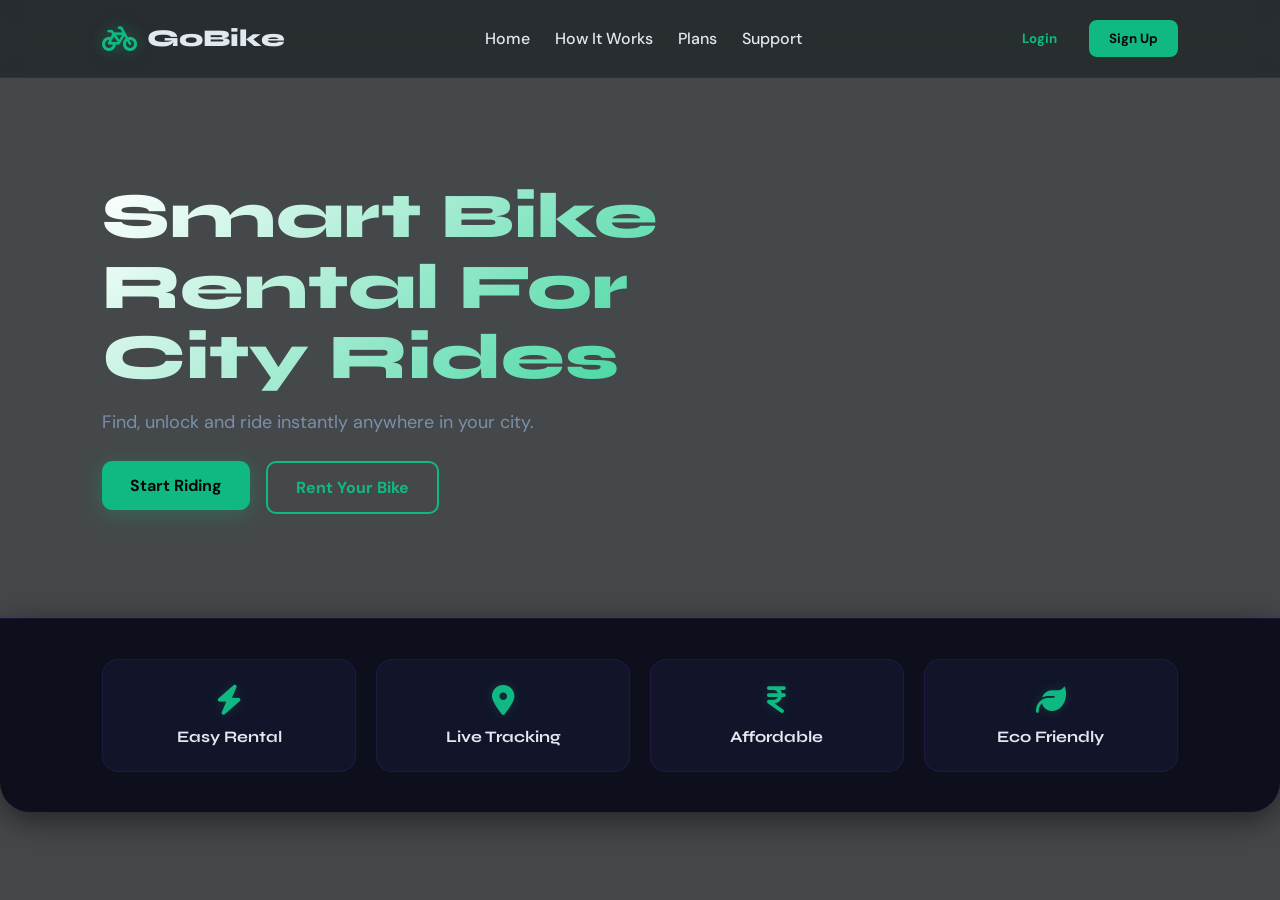
<file: Index.html>
<!DOCTYPE html>
<html lang="en">
<head>
<meta charset="UTF-8">
<meta name="viewport" content="width=device-width, initial-scale=1.0">

<title>GoBike</title>

<link rel="stylesheet" href="theme.css">
<link rel="stylesheet" href="https://cdnjs.cloudflare.com/ajax/libs/font-awesome/6.5.0/css/all.min.css">

<style>

*{
    margin:0;
    padding:0;
    box-sizing:border-box;
}

html, body{
    height:100%;
    font-family: var(--ff-body);
}

/* BACKGROUND */
body{
    background:url("https://png.pngtree.com/thumb_back/fh260/background/20200802/pngtree-bike-trail-siluet-illustration-image_379913.jpg")
    no-repeat center center/cover;
    position:relative;
    color: var(--text);
    overflow:hidden; 
}


body::before{
    content:"";
    position:absolute;
    top:0;
    left:0;
    width:100%;
    height:100%;
    background: rgba(6, 11, 14, 0.75);
    z-index:0;
}


header, section{
    position:relative;
    z-index:1;
}


header{
    padding: 20px 8%;
    background: rgba(12, 19, 23, 0.5);
    backdrop-filter: blur(12px);
    -webkit-backdrop-filter: blur(12px);
    border-bottom: 1px solid var(--border);
}

nav{
    display:flex;
    justify-content:space-between;
    align-items:center;
}

.logo{
    display:flex;
    align-items:center;
    gap:10px;
}

.logo h2 {
    font-family: var(--ff-head);
    font-weight: 800;
}

.logo i{
    color: var(--accent);
    font-size:28px;
    filter: drop-shadow(0 0 8px rgba(16, 185, 129, 0.4));
}

.nav-links{
    display:flex;
    gap:25px;
}

.nav-links a{
    color: var(--text);
    text-decoration:none;
    font-weight: 500;
    transition: color 0.3s ease;
}

.nav-links a:hover{
    color: var(--accent2);
}

.nav-buttons{
    display:flex;
    gap:12px;
}

.nav-buttons button{
    padding:10px 20px;
    border:none;
    border-radius:8px;
    font-family: var(--ff-body);
    font-weight: bold;
    cursor:pointer;
    transition: all 0.3s ease;
}

.login-btn{
    background:transparent;
    border:1px solid var(--accent);
    color: var(--accent);
}

.login-btn:hover{
    background: rgba(16, 185, 129, 0.1);
    box-shadow: 0 0 15px rgba(16, 185, 129, 0.2);
}

.signup-btn{
    background: var(--accent);
    color: var(--bg);
}

.signup-btn:hover{
    background: var(--accent2);
    transform: translateY(-2px);
    box-shadow: 0 4px 15px rgba(16, 185, 129, 0.4);
}


.hero{
    height:60vh;   
    display:flex;
    align-items:center;
    padding:0 8%;
}

.hero-content{
    max-width:600px;
}

.hero h1{
    font-family: var(--ff-head);
    font-size:clamp(2rem,5vw,4rem);
    font-weight: 800;
    line-height: 1.1;
    background: linear-gradient(135deg, #ffffff, var(--accent2));
    -webkit-background-clip: text;
    background-clip: text;
    -webkit-text-fill-color: transparent;
}

.hero p{
    margin-top:15px;
    color: var(--muted);
    font-size: 18px;
    line-height: 1.5;
}

.hero-buttons {
    display: flex;
    gap: 16px;
    margin-top: 25px;
}

.hero-buttons a {
    text-decoration: none;
}

.cta-btn {
    padding: 14px 28px;
    border: none;
    border-radius: 10px;
    font-family: var(--ff-body);
    font-size: 16px;
    font-weight: bold;
    cursor: pointer;
    transition: all 0.3s ease;
}

.primary-btn {
    background: var(--accent);
    color: var(--bg);
    box-shadow: 0 4px 20px rgba(16, 185, 129, 0.3);
}

.primary-btn:hover {
    background: var(--accent2);
    transform: translateY(-2px);
    box-shadow: var(--glow);
}

.secondary-btn {
    background: transparent;
    border: 2px solid var(--accent);
    color: var(--accent);
}

.secondary-btn:hover {
    background: rgba(16, 185, 129, 0.1);
    transform: translateY(-2px);
    box-shadow: 0 4px 15px rgba(16, 185, 129, 0.2);
}


.features{
    background: var(--surface);
    color: var(--text);
    padding: 40px 8%;
    border-top: 1px solid var(--border);
    border-bottom-left-radius:30px;
    border-bottom-right-radius:30px;
    box-shadow: var(--shadow);
}


.feature-grid{
    display:grid;
    grid-template-columns:repeat(4,1fr);
    gap:20px;
}


.feature-card{
    text-align:center;
    padding:25px 20px;
    display:flex;
    flex-direction:column;
    align-items:center;
    justify-content:center;
    gap:12px;
    background: var(--surface2);
    border: 1px solid var(--border);
    border-radius: var(--radius);
    transition: all 0.3s ease;
}

.feature-card:hover{
    transform: translateY(-5px);
    border-color: var(--border-hover);
    box-shadow: var(--shadow), 0 0 20px rgba(16, 185, 129, 0.05);
}


.feature-card i{
    font-size:30px;
    color: var(--accent);
    filter: drop-shadow(0 0 5px rgba(16, 185, 129, 0.2));
}

.feature-card h3{
    font-family: var(--ff-head);
    font-size:16px;
    font-weight: 700;
}


@media(max-width:900px){
    .feature-grid{
        grid-template-columns:repeat(2,1fr);
    }
}

@media(max-width:600px){
    nav{
        flex-direction:column;
        gap:10px;
    }

    .hero{
        text-align:center;
        justify-content:center;
    }

    .feature-grid{
        grid-template-columns:repeat(1,1fr);
    }
}

</style>
</head>

<body>

<header>
    <nav>

        <div class="logo">
            <i class="fa-solid fa-bicycle"></i>
            <h2>GoBike</h2>
        </div>

        <div class="nav-links">
            <a href="#">Home</a>
            <a href="#">How It Works</a>
            <a href="#">Plans</a>
            <a href="#">Support</a>
        </div>

        <div class="nav-buttons">
            <a href="login.html"><button class="login-btn">Login</button></a>
            <a href="signup.html"><button class="signup-btn">Sign Up</button></a>
        </div>

    </nav>
</header>

<section class="hero">
    <div class="hero-content">
        <h1>Smart Bike Rental For City Rides</h1>
        <p>Find, unlock and ride instantly anywhere in your city.</p>
        <div class="hero-buttons">
            <a href="login.html"><button class="cta-btn primary-btn" type="button">Start Riding</button></a>
            <a href="login.html?redirect=listbike.html"><button class="cta-btn secondary-btn" type="button">Rent Your Bike</button></a>
        </div>
    </div>
</section>

<section class="features">

    <div class="feature-grid">

        <div class="feature-card">
            <i class="fa-solid fa-bolt"></i>
            <h3>Easy Rental</h3>
        </div>

        <div class="feature-card">
            <i class="fa-solid fa-location-dot"></i>
            <h3>Live Tracking</h3>
        </div>

        <div class="feature-card">
            <i class="fa-solid fa-indian-rupee-sign"></i>
            <h3>Affordable</h3>
        </div>

        <div class="feature-card">
            <i class="fa-solid fa-leaf"></i>
            <h3>Eco Friendly</h3>
        </div>

    </div>

</section>

</body>
</html>
</file>
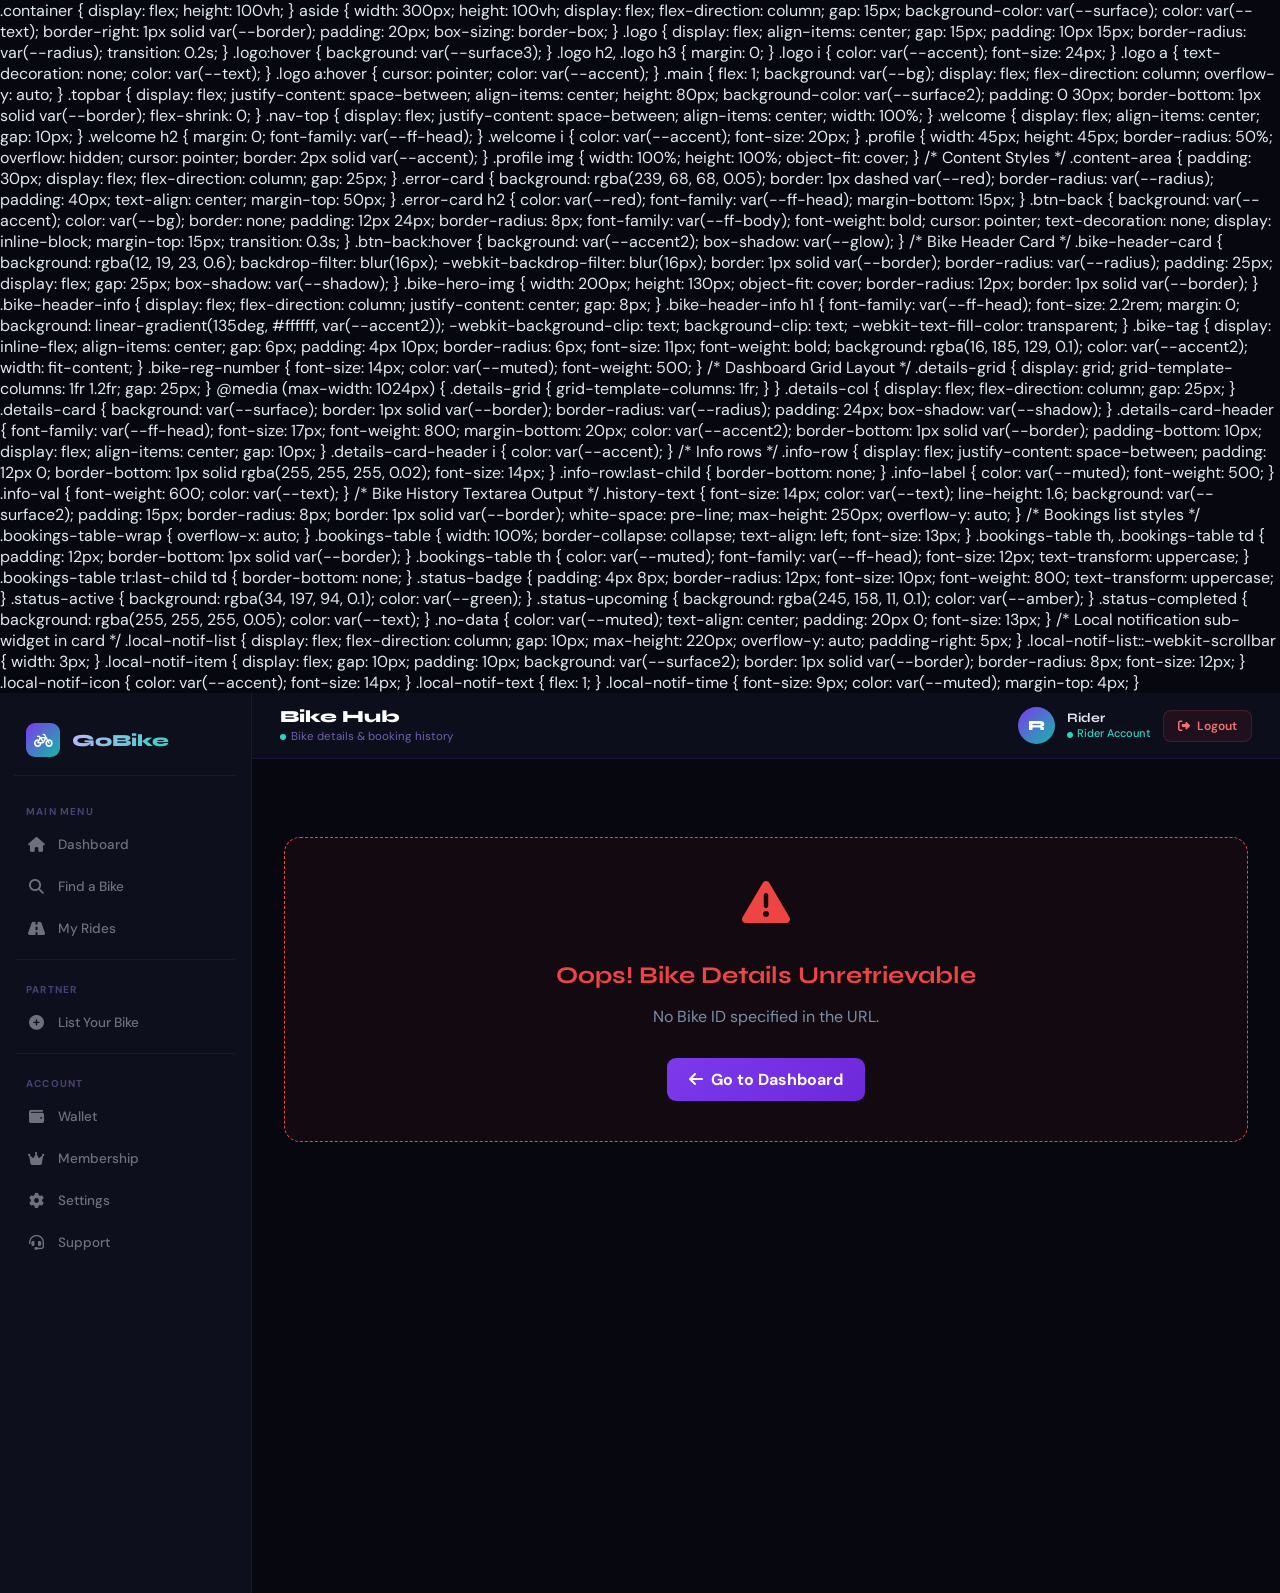
<file: bike-details.html>
<!DOCTYPE html>
<html lang="en">

<head>
    <meta charset="UTF-8">
    <meta name="viewport" content="width=device-width, initial-scale=1.0">
    <link rel="stylesheet" href="theme.css">
    <title>Bike Details — GoBike</title>
    <style>
        .main-panel { overflow-y: auto; }

        .content-area {
            padding: 28px 32px;
            display: flex;
            flex-direction: column;
            gap: 24px;
        }

        .error-card {
            background: rgba(239,68,68,0.05);
            border: 1px dashed var(--red);
            border-radius: var(--radius);
            padding: 40px;
            text-align: center;
            margin-top: 50px;
        }

        .error-card h2 { color: var(--red); font-family: var(--ff-head); margin-bottom: 15px; }

        .btn-back {
            background: linear-gradient(135deg, var(--violet), #6d28d9);
            color: #fff;
            border: none;
            padding: 11px 22px;
            border-radius: 9px;
            font-family: var(--ff-body);
            font-weight: 700;
            cursor: pointer;
            text-decoration: none;
            display: inline-flex;
            align-items: center;
            gap: 8px;
            margin-top: 15px;
            transition: 0.3s;
        }

        .btn-back:hover { transform: translateY(-2px); box-shadow: var(--glow-v); }

        .bike-header-card {
            background: var(--surface);
            border: 1px solid var(--border-v);
            border-radius: var(--radius);
            padding: 24px;
            display: flex;
            gap: 24px;
            box-shadow: var(--shadow);
        }

        .bike-hero-img {
            width: 200px;
            height: 130px;
            object-fit: cover;
            border-radius: 12px;
            border: 1px solid var(--border-v);
        }

        .bike-header-info { display: flex; flex-direction: column; justify-content: center; gap: 8px; }

        .bike-header-info h1 {
            font-family: var(--ff-head);
            font-size: 2rem;
            margin: 0;
            background: linear-gradient(135deg, #fff, var(--violet3));
            -webkit-background-clip: text;
            background-clip: text;
            -webkit-text-fill-color: transparent;
        }

        .bike-tag {
            display: inline-flex;
            align-items: center;
            gap: 6px;
            padding: 4px 10px;
            border-radius: 6px;
            font-size: 11px;
            font-weight: 700;
            background: rgba(124,58,237,0.1);
            color: var(--violet3);
            width: fit-content;
        }

        .bike-reg-number { font-size: 13px; color: var(--muted); font-weight: 500; }

        .details-grid {
            display: grid;
            grid-template-columns: 1fr 1.2fr;
            gap: 22px;
        }

        @media (max-width: 1024px) { .details-grid { grid-template-columns: 1fr; } }

        .details-col { display: flex; flex-direction: column; gap: 22px; }

        .details-card {
            background: var(--surface);
            border: 1px solid var(--border-v);
            border-radius: var(--radius);
            padding: 22px;
            box-shadow: var(--shadow);
            transition: border-color 0.2s;
        }

        .details-card:hover { border-color: var(--border-v2); }

        .details-card-header {
            font-family: var(--ff-head);
            font-size: 15px;
            font-weight: 800;
            margin-bottom: 18px;
            color: var(--violet3);
            border-bottom: 1px solid var(--border-v);
            padding-bottom: 10px;
            display: flex;
            align-items: center;
            gap: 10px;
        }

        .details-card-header i { color: var(--violet2); }

        .info-row {
            display: flex;
            justify-content: space-between;
            padding: 11px 0;
            border-bottom: 1px solid rgba(255,255,255,0.03);
            font-size: 13px;
        }

        .info-row:last-child { border-bottom: none; }
        .info-label { color: var(--muted); font-weight: 500; }
        .info-val { font-weight: 600; color: var(--text); }

        .history-text {
            font-size: 13px;
            color: var(--text);
            line-height: 1.6;
            background: var(--surface2);
            padding: 14px;
            border-radius: 8px;
            border: 1px solid var(--border-v);
            white-space: pre-line;
            max-height: 250px;
            overflow-y: auto;
        }

        .bookings-table-wrap { overflow-x: auto; }

        .bookings-table {
            width: 100%;
            border-collapse: collapse;
            text-align: left;
            font-size: 13px;
        }

        .bookings-table th, .bookings-table td {
            padding: 11px;
            border-bottom: 1px solid var(--border-v);
        }

        .bookings-table th {
            color: var(--muted);
            font-family: var(--ff-head);
            font-size: 11px;
            text-transform: uppercase;
        }

        .bookings-table tr:last-child td { border-bottom: none; }

        .status-badge {
            padding: 3px 8px;
            border-radius: 12px;
            font-size: 9px;
            font-weight: 800;
            text-transform: uppercase;
        }

        .status-active   { background: rgba(20,184,166,0.12); color: var(--teal2); }
        .status-upcoming { background: rgba(124,58,237,0.12); color: var(--violet3); }
        .status-completed { background: rgba(255,255,255,0.05); color: var(--text); }

        .no-data { color: var(--muted); text-align: center; padding: 20px 0; font-size: 13px; }

        .local-notif-list { display: flex; flex-direction: column; gap: 10px; max-height: 220px; overflow-y: auto; padding-right: 4px; }
        .local-notif-list::-webkit-scrollbar { width: 3px; }

        .local-notif-item {
            display: flex;
            gap: 10px;
            padding: 10px;
            background: var(--surface2);
            border: 1px solid var(--border-v);
            border-radius: 8px;
            font-size: 12px;
        }

        .local-notif-icon { color: var(--violet2); font-size: 14px; }
        .local-notif-text { flex: 1; }
        .local-notif-time { font-size: 9px; color: var(--muted); margin-top: 4px; }
    </style>
</head>

<body>

        .container {
            display: flex;
            height: 100vh;
        }

        aside {
            width: 300px;
            height: 100vh;
            display: flex;
            flex-direction: column;
            gap: 15px;
            background-color: var(--surface);
            color: var(--text);
            border-right: 1px solid var(--border);
            padding: 20px;
            box-sizing: border-box;
        }

        .logo {
            display: flex;
            align-items: center;
            gap: 15px;
            padding: 10px 15px;
            border-radius: var(--radius);
            transition: 0.2s;
        }

        .logo:hover {
            background: var(--surface3);
        }

        .logo h2,
        .logo h3 {
            margin: 0;
        }

        .logo i {
            color: var(--accent);
            font-size: 24px;
        }

        .logo a {
            text-decoration: none;
            color: var(--text);
        }

        .logo a:hover {
            cursor: pointer;
            color: var(--accent);
        }

        .main {
            flex: 1;
            background: var(--bg);
            display: flex;
            flex-direction: column;
            overflow-y: auto;
        }

        .topbar {
            display: flex;
            justify-content: space-between;
            align-items: center;
            height: 80px;
            background-color: var(--surface2);
            padding: 0 30px;
            border-bottom: 1px solid var(--border);
            flex-shrink: 0;
        }

        .nav-top {
            display: flex;
            justify-content: space-between;
            align-items: center;
            width: 100%;
        }

        .welcome {
            display: flex;
            align-items: center;
            gap: 10px;
        }

        .welcome h2 {
            margin: 0;
            font-family: var(--ff-head);
        }

        .welcome i {
            color: var(--accent);
            font-size: 20px;
        }

        .profile {
            width: 45px;
            height: 45px;
            border-radius: 50%;
            overflow: hidden;
            cursor: pointer;
            border: 2px solid var(--accent);
        }

        .profile img {
            width: 100%;
            height: 100%;
            object-fit: cover;
        }

        /* Content Styles */
        .content-area {
            padding: 30px;
            display: flex;
            flex-direction: column;
            gap: 25px;
        }

        .error-card {
            background: rgba(239, 68, 68, 0.05);
            border: 1px dashed var(--red);
            border-radius: var(--radius);
            padding: 40px;
            text-align: center;
            margin-top: 50px;
        }

        .error-card h2 {
            color: var(--red);
            font-family: var(--ff-head);
            margin-bottom: 15px;
        }

        .btn-back {
            background: var(--accent);
            color: var(--bg);
            border: none;
            padding: 12px 24px;
            border-radius: 8px;
            font-family: var(--ff-body);
            font-weight: bold;
            cursor: pointer;
            text-decoration: none;
            display: inline-block;
            margin-top: 15px;
            transition: 0.3s;
        }

        .btn-back:hover {
            background: var(--accent2);
            box-shadow: var(--glow);
        }

        /* Bike Header Card */
        .bike-header-card {
            background: rgba(12, 19, 23, 0.6);
            backdrop-filter: blur(16px);
            -webkit-backdrop-filter: blur(16px);
            border: 1px solid var(--border);
            border-radius: var(--radius);
            padding: 25px;
            display: flex;
            gap: 25px;
            box-shadow: var(--shadow);
        }

        .bike-hero-img {
            width: 200px;
            height: 130px;
            object-fit: cover;
            border-radius: 12px;
            border: 1px solid var(--border);
        }

        .bike-header-info {
            display: flex;
            flex-direction: column;
            justify-content: center;
            gap: 8px;
        }

        .bike-header-info h1 {
            font-family: var(--ff-head);
            font-size: 2.2rem;
            margin: 0;
            background: linear-gradient(135deg, #ffffff, var(--accent2));
            -webkit-background-clip: text;
            background-clip: text;
            -webkit-text-fill-color: transparent;
        }

        .bike-tag {
            display: inline-flex;
            align-items: center;
            gap: 6px;
            padding: 4px 10px;
            border-radius: 6px;
            font-size: 11px;
            font-weight: bold;
            background: rgba(16, 185, 129, 0.1);
            color: var(--accent2);
            width: fit-content;
        }

        .bike-reg-number {
            font-size: 14px;
            color: var(--muted);
            font-weight: 500;
        }

        /* Dashboard Grid Layout */
        .details-grid {
            display: grid;
            grid-template-columns: 1fr 1.2fr;
            gap: 25px;
        }

        @media (max-width: 1024px) {
            .details-grid {
                grid-template-columns: 1fr;
            }
        }

        .details-col {
            display: flex;
            flex-direction: column;
            gap: 25px;
        }

        .details-card {
            background: var(--surface);
            border: 1px solid var(--border);
            border-radius: var(--radius);
            padding: 24px;
            box-shadow: var(--shadow);
        }

        .details-card-header {
            font-family: var(--ff-head);
            font-size: 17px;
            font-weight: 800;
            margin-bottom: 20px;
            color: var(--accent2);
            border-bottom: 1px solid var(--border);
            padding-bottom: 10px;
            display: flex;
            align-items: center;
            gap: 10px;
        }

        .details-card-header i {
            color: var(--accent);
        }

        /* Info rows */
        .info-row {
            display: flex;
            justify-content: space-between;
            padding: 12px 0;
            border-bottom: 1px solid rgba(255, 255, 255, 0.02);
            font-size: 14px;
        }

        .info-row:last-child {
            border-bottom: none;
        }

        .info-label {
            color: var(--muted);
            font-weight: 500;
        }

        .info-val {
            font-weight: 600;
            color: var(--text);
        }

        /* Bike History Textarea Output */
        .history-text {
            font-size: 14px;
            color: var(--text);
            line-height: 1.6;
            background: var(--surface2);
            padding: 15px;
            border-radius: 8px;
            border: 1px solid var(--border);
            white-space: pre-line;
            max-height: 250px;
            overflow-y: auto;
        }

        /* Bookings list styles */
        .bookings-table-wrap {
            overflow-x: auto;
        }

        .bookings-table {
            width: 100%;
            border-collapse: collapse;
            text-align: left;
            font-size: 13px;
        }

        .bookings-table th,
        .bookings-table td {
            padding: 12px;
            border-bottom: 1px solid var(--border);
        }

        .bookings-table th {
            color: var(--muted);
            font-family: var(--ff-head);
            font-size: 12px;
            text-transform: uppercase;
        }

        .bookings-table tr:last-child td {
            border-bottom: none;
        }

        .status-badge {
            padding: 4px 8px;
            border-radius: 12px;
            font-size: 10px;
            font-weight: 800;
            text-transform: uppercase;
        }

        .status-active {
            background: rgba(34, 197, 94, 0.1);
            color: var(--green);
        }

        .status-upcoming {
            background: rgba(245, 158, 11, 0.1);
            color: var(--amber);
        }

        .status-completed {
            background: rgba(255, 255, 255, 0.05);
            color: var(--text);
        }

        .no-data {
            color: var(--muted);
            text-align: center;
            padding: 20px 0;
            font-size: 13px;
        }
        
        /* Local notification sub-widget in card */
        .local-notif-list {
            display: flex;
            flex-direction: column;
            gap: 10px;
            max-height: 220px;
            overflow-y: auto;
            padding-right: 5px;
        }
        
        .local-notif-list::-webkit-scrollbar {
            width: 3px;
        }
        
        .local-notif-item {
            display: flex;
            gap: 10px;
            padding: 10px;
            background: var(--surface2);
            border: 1px solid var(--border);
            border-radius: 8px;
            font-size: 12px;
        }
        
        .local-notif-icon {
            color: var(--accent);
            font-size: 14px;
        }
        
        .local-notif-text {
            flex: 1;
        }
        
        .local-notif-time {
            font-size: 9px;
            color: var(--muted);
            margin-top: 4px;
        }
    </style>
</head>

    <div class="page-container">
        <!-- SIDEBAR -->
        <aside class="sidebar">
            <div class="sidebar-brand">
                <div class="sidebar-brand-icon"><i class="fa-solid fa-bicycle"></i></div>
                <a href="dashboard.html" class="sidebar-brand-text">GoBike</a>
            </div>

            <div class="nav-section-label">Main Menu</div>

            <a href="dashboard.html" class="nav-item">
                <i class="fa-solid fa-house"></i><span>Dashboard</span>
            </a>
            <a href="findbike.html" class="nav-item">
                <i class="fa-solid fa-magnifying-glass"></i><span>Find a Bike</span>
            </a>
            <a href="myrides.html" class="nav-item">
                <i class="fa-solid fa-road"></i><span>My Rides</span>
            </a>

            <div class="nav-divider"></div>
            <div class="nav-section-label">Partner</div>

            <a href="listbike.html" class="nav-item">
                <i class="fa-solid fa-circle-plus"></i><span>List Your Bike</span>
            </a>

            <div class="nav-divider"></div>
            <div class="nav-section-label">Account</div>

            <a href="wallet.html" class="nav-item"><i class="fa-solid fa-wallet"></i><span>Wallet</span></a>
            <a href="membership.html" class="nav-item"><i class="fa-solid fa-crown"></i><span>Membership</span></a>
            <a href="settings.html" class="nav-item"><i class="fa-solid fa-gear"></i><span>Settings</span></a>
            <a href="support.html" class="nav-item"><i class="fa-solid fa-headset"></i><span>Support</span></a>
        </aside>

        <!-- MAIN -->
        <div class="main-panel">
            <header class="topbar">
                <div class="topbar-left">
                    <div class="topbar-title">Bike Hub</div>
                    <div class="topbar-sub"><span class="live-dot"></span>Bike details &amp; booking history</div>
                </div>
                <div class="user-panel">
                    <div class="user-avatar" id="userAvatar">R</div>
                    <div class="user-info">
                        <div class="user-name" id="userName">Rider</div>
                        <div class="user-role"><i class="fa-solid fa-circle" style="font-size:6px;margin-right:4px;"></i>Rider Account</div>
                    </div>
                    <a href="Index.html" class="logout-btn">
                        <i class="fa-solid fa-right-from-bracket"></i> Logout
                    </a>
                </div>
            </header>

            <div class="content-area">
                <div id="dynamicContent">
                    <div style="text-align:center;padding:50px;">
                        <i class="fa-solid fa-spinner fa-spin" style="font-size:32px;color:var(--violet2);"></i>
                        <p style="margin-top:15px;color:var(--muted);">Loading bike details...</p>
                    </div>
                </div>
            </div>
        </div>
    </div>

    <script src="notifications.js"></script>
    <script>
        document.addEventListener('DOMContentLoaded', () => {
            const currentUser = localStorage.getItem('currentUser') || 'Rider';
            const userNameEl = document.getElementById('userName');
            if (userNameEl) userNameEl.textContent = currentUser;
            const avatarEl = document.getElementById('userAvatar');
            if (avatarEl) avatarEl.textContent = currentUser.charAt(0).toUpperCase();

            const urlParams = new URLSearchParams(window.location.search);
            const bikeId = urlParams.get('bikeId');

            if (!bikeId) { renderError('No Bike ID specified in the URL.'); return; }

            const listedBikes = JSON.parse(localStorage.getItem('listedBikes') || '[]');
            const bike = listedBikes.find(b => b.id === bikeId);

            if (!bike) { renderError('Listed Bike could not be found or has been removed.'); return; }

            renderBikeDetails(bike);
        });

        function renderError(message) {
            const dynamicContent = document.getElementById('dynamicContent');
            dynamicContent.innerHTML = `
                <div class="error-card">
                    <i class="fa-solid fa-triangle-exclamation" style="font-size: 48px; color: var(--red); margin-bottom: 15px;"></i>
                    <h2>Oops! Bike Details Unretrievable</h2>
                    <p style="color: var(--muted);">${message}</p>
                    <a href="dashboard.html" class="btn-back"><i class="fa-solid fa-arrow-left"></i> Go to Dashboard</a>
                </div>
            `;
        }

        function renderBikeDetails(bike) {
            // Find bookings for this bike
            const bookings = JSON.parse(localStorage.getItem('bookings') || '[]');
            const bikeBookings = bookings.filter(b => b.bikeId === bike.id || b.bikeName === bike.name);

            // Find notifications for this bike
            const notifications = JSON.parse(localStorage.getItem('notifications') || '[]');
            const bikeNotifs = notifications.filter(n => n.bikeId === bike.id);
            bikeNotifs.sort((a, b) => new Date(b.timestamp) - new Date(a.timestamp));

            const dynamicContent = document.getElementById('dynamicContent');
            dynamicContent.innerHTML = `
                <!-- Bike Header Card -->
                <div class="bike-header-card">
                    <img src="${bike.image}" alt="${bike.name}" class="bike-hero-img">
                    <div class="bike-header-info">
                        <div class="bike-tag"><i class="fa-solid fa-circle-check"></i> Listed &amp; Active</div>
                        <h1>${bike.name}</h1>
                        <div class="bike-reg-number"><i class="fa-solid fa-id-card" style="margin-right: 6px;"></i>Reg Number: ${bike.regNumber}</div>
                    </div>
                </div>

                <!-- Main Layout Grid -->
                <div class="details-grid">
                    <!-- Left Column: Specs & Owner -->
                    <div class="details-col">
                        <!-- Owner Details -->
                        <div class="details-card">
                            <div class="details-card-header">
                                <i class="fa-solid fa-user-tie"></i> Owner Information
                            </div>
                            <div class="info-row">
                                <span class="info-label">Full Name</span>
                                <span class="info-val">${bike.ownerName}</span>
                            </div>
                            <div class="info-row">
                                <span class="info-label">Email Address</span>
                                <span class="info-val">${bike.ownerEmail}</span>
                            </div>
                            <div class="info-row">
                                <span class="info-label">Contact Number</span>
                                <span class="info-val">${bike.ownerPhone || 'N/A'}</span>
                            </div>
                        </div>

                        <!-- Specifications -->
                        <div class="details-card">
                            <div class="details-card-header">
                                <i class="fa-solid fa-sliders"></i> Specifications
                            </div>
                            <div class="info-row">
                                <span class="info-label">Fuel Type</span>
                                <span class="info-val">${bike.fuelType}</span>
                            </div>
                            <div class="info-row">
                                <span class="info-label">Engine Capacity</span>
                                <span class="info-val">${bike.engineCc}</span>
                            </div>
                            <div class="info-row">
                                <span class="info-label">Mileage</span>
                                <span class="info-val">${bike.mileage}</span>
                            </div>
                            <div class="info-row">
                                <span class="info-label">Odometer Reading</span>
                                <span class="info-val">${bike.odometer ? parseInt(bike.odometer).toLocaleString('en-IN') + ' KMs' : 'N/A'}</span>
                            </div>
                            <div class="info-row">
                                <span class="info-label">No. of Owners</span>
                                <span class="info-val">${bike.owners} Owner</span>
                            </div>
                            <div class="info-row">
                                <span class="info-label">Desired Rent Price</span>
                                <span class="info-val" style="color: var(--accent); font-weight: bold;">${bike.price}</span>
                            </div>
                            <div class="info-row">
                                <span class="info-label">Pickup Location</span>
                                <span class="info-val"><i class="fa-solid fa-location-dot" style="color: var(--accent); margin-right: 4px;"></i>${bike.area}, Hyderabad</span>
                            </div>
                        </div>

                        <!-- Travelling and Service History -->
                        <div class="details-card">
                            <div class="details-card-header">
                                <i class="fa-solid fa-clock-history"></i> Travelling &amp; Service History
                            </div>
                            <div class="history-text">
                                ${bike.bikeHistory || 'No traveling/service history details provided.'}
                            </div>
                        </div>
                    </div>

                    <!-- Right Column: Bookings & Activity -->
                    <div class="details-col">
                        <!-- Bookings History -->
                        <div class="details-card">
                            <div class="details-card-header">
                                <i class="fa-solid fa-file-signature"></i> Bookings on this Bike
                            </div>
                            <div class="bookings-table-wrap">
                                ${renderBookingsTable(bikeBookings)}
                            </div>
                        </div>

                        <!-- Activity/Notification Log -->
                        <div class="details-card">
                            <div class="details-card-header">
                                <i class="fa-solid fa-bell"></i> Alerts &amp; Logs
                            </div>
                            <div class="local-notif-list">
                                ${renderLocalNotifs(bikeNotifs)}
                            </div>
                        </div>
                    </div>
                </div>
            `;
        }

        function renderBookingsTable(bookingsList) {
            if (bookingsList.length === 0) {
                return `<div class="no-data">No bookings registered for this bike yet.</div>`;
            }

            const rows = bookingsList.map(b => {
                let statusClass = 'status-completed';
                if (b.status === 'active') statusClass = 'status-active';
                else if (b.status === 'upcoming') statusClass = 'status-upcoming';

                const pickupDate = b.pickupTime ? new Date(b.pickupTime).toLocaleDateString('en-IN', { day: '2-digit', month: 'short' }) : '—';
                const formattedAmt = b.price ? `₹${b.price}` : '—';

                return `
                    <tr>
                        <td><strong>${b.user || 'Customer'}</strong></td>
                        <td>${pickupDate}</td>
                        <td>${b.duration || '—'}</td>
                        <td style="color: var(--green); font-weight: 600;">${formattedAmt}</td>
                        <td><span class="status-badge ${statusClass}">${b.status || 'Completed'}</span></td>
                    </tr>
                `;
            }).join('');

            return `
                <table class="bookings-table">
                    <thead>
                        <tr>
                            <th>Booked By</th>
                            <th>Date</th>
                            <th>Duration</th>
                            <th>Price</th>
                            <th>Status</th>
                        </tr>
                    </thead>
                    <tbody>
                        ${rows}
                    </tbody>
                </table>
            `;
        }

        function renderLocalNotifs(notifs) {
            if (notifs.length === 0) {
                return `<div class="no-data">No alerts logged for this bike.</div>`;
            }

            return notifs.map(n => {
                const timeStr = new Date(n.timestamp).toLocaleString('en-IN', {
                    day: 'numeric', month: 'short', hour: '2-digit', minute: '2-digit'
                });
                return `
                    <div class="local-notif-item">
                        <div class="local-notif-icon"><i class="fa-solid fa-bell"></i></div>
                        <div class="local-notif-text">
                            <div style="font-weight: bold; color: var(--text);">${n.title}</div>
                            <div style="color: var(--muted); margin-top: 2px;">${n.message}</div>
                            <div class="local-notif-time">${timeStr}</div>
                        </div>
                    </div>
                `;
            }).join('');
        }
    </script>
</body>

</html>
</file>
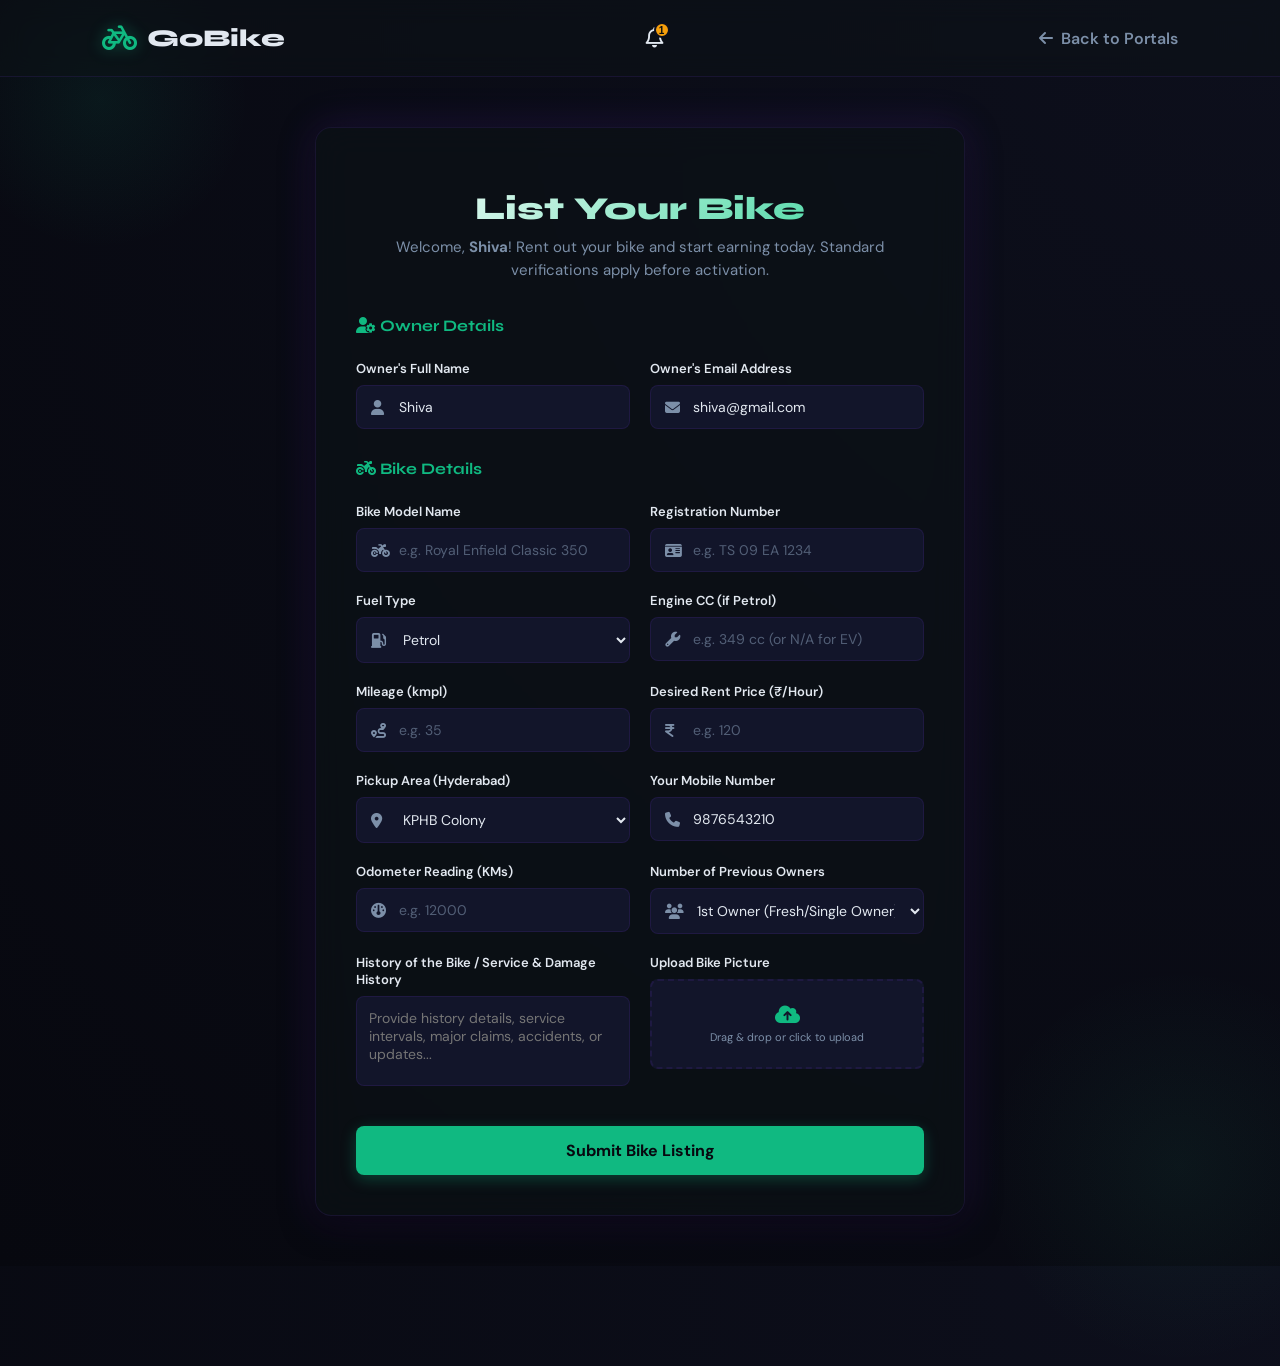
<file: listbike.html>
<!DOCTYPE html>
<html lang="en">
<head>
    <meta charset="UTF-8">
    <meta name="viewport" content="width=device-width, initial-scale=1.0">
    <title>List Your Bike — GoBike</title>
    <link rel="stylesheet" href="https://cdnjs.cloudflare.com/ajax/libs/font-awesome/6.5.0/css/all.min.css">
    <link rel="stylesheet" href="theme.css">
    <style>
        body {
            font-family: var(--ff-body);
            background: radial-gradient(circle at top right, var(--surface), var(--bg));
            color: var(--text);
            min-height: 100vh;
            margin: 0;
            padding: 0;
            position: relative;
            overflow-x: hidden;
        }

        body::before {
            content: '';
            position: absolute;
            width: 300px;
            height: 300px;
            background: radial-gradient(circle, rgba(16, 185, 129, 0.08) 0%, transparent 70%);
            top: -50px;
            left: -50px;
            z-index: 0;
        }

        body::after {
            content: '';
            position: absolute;
            width: 400px;
            height: 400px;
            background: radial-gradient(circle, rgba(52, 211, 153, 0.06) 0%, transparent 70%);
            bottom: -100px;
            right: -100px;
            z-index: 0;
        }

        /* HEADER */
        header {
            padding: 20px 8%;
            background: rgba(12, 19, 23, 0.5);
            backdrop-filter: blur(12px);
            -webkit-backdrop-filter: blur(12px);
            border-bottom: 1px solid var(--border);
            position: relative;
            z-index: 10;
        }

        nav {
            display: flex;
            justify-content: space-between;
            align-items: center;
        }

        .logo {
            display: flex;
            align-items: center;
            gap: 10px;
        }

        .logo h2 {
            font-family: var(--ff-head);
            font-weight: 800;
            margin: 0;
        }

        .logo i {
            color: var(--accent);
            font-size: 28px;
            filter: drop-shadow(0 0 8px rgba(16, 185, 129, 0.4));
        }

        .back-link {
            display: flex;
            align-items: center;
            gap: 8px;
            color: var(--muted);
            text-decoration: none;
            font-weight: 600;
            transition: color 0.3s;
        }

        .back-link:hover {
            color: var(--accent);
        }

        /* MAIN CONTENT */
        main {
            display: flex;
            justify-content: center;
            align-items: center;
            padding: 50px 20px;
            position: relative;
            z-index: 10;
        }

        .container {
            background: rgba(12, 19, 23, 0.6);
            backdrop-filter: blur(16px);
            -webkit-backdrop-filter: blur(16px);
            border: 1px solid var(--border);
            border-radius: var(--radius);
            width: 100%;
            max-width: 650px;
            padding: 40px;
            box-shadow: var(--shadow), var(--glow);
        }

        h1 {
            font-family: var(--ff-head);
            font-size: 32px;
            font-weight: 800;
            margin-bottom: 8px;
            text-align: center;
            background: linear-gradient(135deg, #ffffff, var(--accent2));
            -webkit-background-clip: text;
            background-clip: text;
            -webkit-text-fill-color: transparent;
        }

        .subtitle {
            font-size: 15px;
            color: var(--muted);
            text-align: center;
            margin-bottom: 35px;
            line-height: 1.5;
        }

        form {
            display: flex;
            flex-direction: column;
            gap: 20px;
        }

        .form-row {
            display: grid;
            grid-template-columns: 1fr 1fr;
            gap: 20px;
        }

        @media (max-width: 600px) {
            .form-row {
                grid-template-columns: 1fr;
            }
        }

        .form-group {
            display: flex;
            flex-direction: column;
            gap: 8px;
        }

        label {
            font-size: 13px;
            font-weight: 600;
            color: var(--text);
        }

        .input-wrapper {
            position: relative;
        }

        .input-wrapper i {
            position: absolute;
            left: 15px;
            top: 50%;
            transform: translateY(-50%);
            color: var(--muted);
            font-size: 15px;
            transition: color 0.3s;
        }

        .input-wrapper input, .input-wrapper select {
            width: 100%;
            padding: 12px 12px 12px 42px;
            background: var(--surface2);
            border: 1px solid var(--border);
            border-radius: 8px;
            color: var(--text);
            font-size: 14px;
            font-family: var(--ff-body);
            outline: none;
            box-sizing: border-box;
            transition: all 0.3s ease;
        }

        .input-wrapper input::placeholder {
            color: var(--muted);
            opacity: 0.6;
        }

        .input-wrapper input:focus, .input-wrapper select:focus {
            border-color: var(--accent2);
            background: var(--surface3);
            box-shadow: 0 0 10px rgba(16, 185, 129, 0.15);
        }

        .input-wrapper input:focus + i, .input-wrapper select:focus + i {
            color: var(--accent);
        }

        /* select element styling on windows */
        select option {
            background: var(--surface);
            color: var(--text);
        }

        button.submit-btn {
            padding: 14px;
            border-radius: 8px;
            background: var(--accent);
            color: var(--bg);
            border: none;
            font-size: 16px;
            font-family: var(--ff-body);
            font-weight: bold;
            cursor: pointer;
            transition: all 0.3s ease;
            margin-top: 15px;
            box-shadow: 0 4px 15px rgba(16, 185, 129, 0.3);
        }

        button.submit-btn:hover {
            background: var(--accent2);
            transform: translateY(-2px);
            box-shadow: var(--glow);
        }

        .input-wrapper textarea {
            width: 100%;
            height: 90px;
            padding: 12px;
            background: var(--surface2);
            border: 1px solid var(--border);
            border-radius: 8px;
            color: var(--text);
            font-size: 14px;
            font-family: var(--ff-body);
            outline: none;
            box-sizing: border-box;
            transition: all 0.3s ease;
            resize: none;
        }

        .input-wrapper textarea:focus {
            border-color: var(--accent2);
            background: var(--surface3);
            box-shadow: 0 0 10px rgba(16, 185, 129, 0.15);
        }

        /* UPLOAD PIC AREA */
        .upload-container {
            border: 2px dashed var(--border);
            border-radius: 8px;
            padding: 12px;
            text-align: center;
            background: var(--surface2);
            cursor: pointer;
            transition: all 0.3s ease;
            position: relative;
            display: flex;
            flex-direction: column;
            align-items: center;
            justify-content: center;
            gap: 5px;
            height: 90px;
            box-sizing: border-box;
        }

        .upload-container:hover {
            border-color: var(--border-hover);
            background: var(--surface3);
        }

        .upload-container i {
            font-size: 20px;
            color: var(--accent);
            transition: color 0.3s;
        }

        .upload-container input[type="file"] {
            position: absolute;
            inset: 0;
            opacity: 0;
            cursor: pointer;
        }

        .upload-preview {
            width: auto;
            max-width: 100%;
            height: 60px;
            object-fit: cover;
            border-radius: 4px;
            display: none;
        }

        .upload-text {
            font-size: 11px;
            color: var(--muted);
            pointer-events: none;
        }

        /* SUCCESS MODAL */
        .success-modal {
            position: fixed;
            inset: 0;
            background: rgba(0, 0, 0, 0.85);
            backdrop-filter: blur(8px);
            z-index: 2000;
            display: flex;
            align-items: center;
            justify-content: center;
            opacity: 0;
            pointer-events: none;
            transition: opacity 0.3s;
        }

        .success-modal.open {
            opacity: 1;
            pointer-events: all;
        }

        .success-card {
            background: var(--surface);
            border-radius: 24px;
            padding: 40px;
            text-align: center;
            max-width: 460px;
            width: 90%;
            border: 1px solid var(--border);
            transform: scale(0.8);
            transition: transform 0.4s cubic-bezier(0.34, 1.56, 0.64, 1);
            box-shadow: var(--shadow), var(--glow);
        }

        .success-modal.open .success-card {
            transform: scale(1);
        }

        .success-icon {
            width: 80px;
            height: 80px;
            background: rgba(16, 185, 129, 0.15);
            border-radius: 50%;
            display: grid;
            place-items: center;
            font-size: 36px;
            margin: 0 auto 20px;
            border: 2px solid rgba(16, 185, 129, 0.3);
            animation: popIn 0.5s 0.2s both;
        }

        @keyframes popIn {
            0% {
                transform: scale(0);
                opacity: 0;
            }
            70% {
                transform: scale(1.15);
            }
            100% {
                transform: scale(1);
                opacity: 1;
            }
        }

        .success-title {
            font-family: var(--ff-head);
            font-size: 24px;
            font-weight: 800;
            margin-bottom: 8px;
            color: var(--text);
        }

        .success-sub {
            font-size: 14px;
            color: var(--muted);
            margin-bottom: 30px;
            line-height: 1.6;
        }

        .success-btns {
            display: flex;
            gap: 12px;
        }

        .success-btns button {
            flex: 1;
            padding: 12px;
            border-radius: 10px;
            border: none;
            cursor: pointer;
            font-family: var(--ff-body);
            font-size: 14px;
            font-weight: 600;
            transition: 0.2s;
        }

        .btn-home {
            background: var(--surface2);
            color: var(--text);
            border: 1px solid var(--border) !important;
        }

        .btn-home:hover {
            background: var(--surface3);
        }

        .btn-list-more {
            background: var(--accent);
            color: var(--bg);
            font-weight: bold;
        }

        .btn-list-more:hover {
            background: var(--accent2);
        }

        /* CONFETTI */
        .confetti-wrap {
            position: fixed;
            inset: 0;
            pointer-events: none;
            z-index: 4000;
            overflow: hidden;
        }

        .confetto {
            position: absolute;
            top: -10px;
            width: 8px;
            height: 8px;
            border-radius: 2px;
            animation: fall linear both;
        }

        @keyframes fall {
            0% {
                transform: translateY(-20px) rotate(0deg);
                opacity: 1;
            }
            100% {
                transform: translateY(110vh) rotate(720deg);
                opacity: 0;
            }
        }
    </style>
</head>
<body>

    <!-- HEADER -->
    <header>
        <nav>
            <div class="logo">
                <i class="fa-solid fa-bicycle"></i>
                <h2>GoBike</h2>
            </div>
            <a href="portal-select.html" class="back-link"><i class="fa-solid fa-arrow-left"></i> Back to Portals</a>
        </nav>
    </header>

    <!-- MAIN FORM -->
    <main>
        <div class="container">
            <h1>List Your Bike</h1>
            <div class="subtitle">Rent out your bike and start earning today. Standard verifications apply before activation.</div>

            <form id="listBikeForm" onsubmit="submitForm(event)">
                <!-- Owner Details Section -->
                <div style="font-family: var(--ff-head); font-weight: 700; font-size: 16px; margin-bottom: 5px; color: var(--accent);">
                    <i class="fa-solid fa-user-gear"></i> Owner Details
                </div>
                <div class="form-row">
                    <div class="form-group">
                        <label for="ownerName">Owner's Full Name</label>
                        <div class="input-wrapper">
                            <input type="text" id="ownerName" placeholder="Full Name" required>
                            <i class="fa-solid fa-user"></i>
                        </div>
                    </div>
                    <div class="form-group">
                        <label for="ownerEmail">Owner's Email Address</label>
                        <div class="input-wrapper">
                            <input type="email" id="ownerEmail" placeholder="Email Address" required>
                            <i class="fa-solid fa-envelope"></i>
                        </div>
                    </div>
                </div>

                <!-- Bike Details Section -->
                <div style="font-family: var(--ff-head); font-weight: 700; font-size: 16px; margin-top: 10px; margin-bottom: 5px; color: var(--accent);">
                    <i class="fa-solid fa-motorcycle"></i> Bike Details
                </div>
                <div class="form-row">
                    <div class="form-group">
                        <label for="bikeModel">Bike Model Name</label>
                        <div class="input-wrapper">
                            <input type="text" id="bikeModel" placeholder="e.g. Royal Enfield Classic 350" required>
                            <i class="fa-solid fa-motorcycle"></i>
                        </div>
                    </div>
                    <div class="form-group">
                        <label for="regNumber">Registration Number</label>
                        <div class="input-wrapper">
                            <input type="text" id="regNumber" placeholder="e.g. TS 09 EA 1234" required>
                            <i class="fa-solid fa-id-card"></i>
                        </div>
                    </div>
                </div>

                <div class="form-row">
                    <div class="form-group">
                        <label for="fuelType">Fuel Type</label>
                        <div class="input-wrapper">
                            <select id="fuelType" required>
                                <option value="Petrol">Petrol</option>
                                <option value="Electric">Electric</option>
                            </select>
                            <i class="fa-solid fa-gas-pump"></i>
                        </div>
                    </div>
                    <div class="form-group">
                        <label for="engineCc">Engine CC (if Petrol)</label>
                        <div class="input-wrapper">
                            <input type="text" id="engineCc" placeholder="e.g. 349 cc (or N/A for EV)">
                            <i class="fa-solid fa-wrench"></i>
                        </div>
                    </div>
                </div>

                <div class="form-row">
                    <div class="form-group">
                        <label for="mileage">Mileage (kmpl)</label>
                        <div class="input-wrapper">
                            <input type="number" id="mileage" placeholder="e.g. 35" required>
                            <i class="fa-solid fa-route"></i>
                        </div>
                    </div>
                    <div class="form-group">
                        <label for="price">Desired Rent Price (₹/Hour)</label>
                        <div class="input-wrapper">
                            <input type="number" id="price" placeholder="e.g. 120" required>
                            <i class="fa-solid fa-indian-rupee-sign"></i>
                        </div>
                    </div>
                </div>

                <div class="form-row">
                    <div class="form-group">
                        <label for="area">Pickup Area (Hyderabad)</label>
                        <div class="input-wrapper">
                            <select id="area" required>
                                <option value="KPHB">KPHB Colony</option>
                                <option value="Madhapur">Madhapur</option>
                                <option value="Kukatpally">Kukatpally</option>
                                <option value="Gachibowli">Gachibowli</option>
                                <option value="Banjara Hills">Banjara Hills</option>
                                <option value="Secunderabad">Secunderabad</option>
                            </select>
                            <i class="fa-solid fa-location-dot"></i>
                        </div>
                    </div>
                    <div class="form-group">
                        <label for="phone">Your Mobile Number</label>
                        <div class="input-wrapper">
                            <input type="tel" id="phone" placeholder="9876543210" pattern="^[6-9]\d{9}$" required>
                            <i class="fa-solid fa-phone"></i>
                        </div>
                    </div>
                </div>

                <div class="form-row">
                    <div class="form-group">
                        <label for="odometer">Odometer Reading (KMs)</label>
                        <div class="input-wrapper">
                            <input type="number" id="odometer" placeholder="e.g. 12000" required>
                            <i class="fa-solid fa-gauge"></i>
                        </div>
                    </div>
                    <div class="form-group">
                        <label for="owners">Number of Previous Owners</label>
                        <div class="input-wrapper">
                            <select id="owners" required>
                                <option value="1">1st Owner (Fresh/Single Owner)</option>
                                <option value="2">2nd Owner</option>
                                <option value="3">3rd Owner</option>
                                <option value="4+">4th or More</option>
                            </select>
                            <i class="fa-solid fa-users"></i>
                        </div>
                    </div>
                </div>

                <div class="form-row">
                    <div class="form-group">
                        <label for="bikeHistory">History of the Bike / Service & Damage History</label>
                        <div class="input-wrapper">
                            <textarea id="bikeHistory" placeholder="Provide history details, service intervals, major claims, accidents, or updates..." required></textarea>
                        </div>
                    </div>
                    <div class="form-group">
                        <label>Upload Bike Picture</label>
                        <div class="upload-container">
                            <i class="fa-solid fa-cloud-arrow-up"></i>
                            <div class="upload-text" id="uploadText">Drag & drop or click to upload</div>
                            <input type="file" id="bikePic" accept="image/*" onchange="previewImage(event)">
                            <img id="imagePreview" class="upload-preview" alt="Preview">
                        </div>
                    </div>
                </div>

                <button type="submit" class="submit-btn">Submit Bike Listing</button>
            </form>
        </div>
    </main>

    <!-- SUCCESS MODAL -->
    <div class="success-modal" id="successModal">
        <div class="success-card">
            <div class="success-icon">🎉</div>
            <div class="success-title">Listing Activated!</div>
            <div class="success-sub">A dedicated partner dashboard login page has been generated for your listing. Log in to track bookings, traveling history, and money earned.</div>
            <div class="success-btns">
                <button class="btn-list-more" onclick="viewBikeDetails()">Go to Owner Login</button>
                <button class="btn-home" onclick="resetForm()">List Another Bike</button>
            </div>
        </div>
    </div>

    <!-- CONFETTI -->
    <div class="confetti-wrap" id="confettiWrap"></div>

    <script src="notifications.js"></script>
    <script>
        let currentBikeId = '';

        document.addEventListener('DOMContentLoaded', () => {
            const currentUser = localStorage.getItem('currentUser') || 'Shiva';
            const currentUserEmail = localStorage.getItem('currentUserEmail') || 'shiva@gmail.com';
            const currentUserPhone = localStorage.getItem('currentUserPhone') || '9876543210';

            const ownerNameInput = document.getElementById('ownerName');
            if (ownerNameInput) ownerNameInput.value = currentUser;

            const ownerEmailInput = document.getElementById('ownerEmail');
            if (ownerEmailInput) ownerEmailInput.value = currentUserEmail;

            const ownerPhoneInput = document.getElementById('phone');
            if (ownerPhoneInput) ownerPhoneInput.value = currentUserPhone;

            const subtitleEl = document.querySelector('.subtitle');
            if (subtitleEl) {
                subtitleEl.innerHTML = `Welcome, <strong>${currentUser}</strong>! Rent out your bike and start earning today. Standard verifications apply before activation.`;
            }
        });

        function submitForm(event) {
            event.preventDefault();
            
            // Gather form data
            const ownerName = document.getElementById('ownerName').value.trim();
            const ownerEmail = document.getElementById('ownerEmail').value.trim();
            const bikeModel = document.getElementById('bikeModel').value.trim();
            const regNumber = document.getElementById('regNumber').value.trim();
            const fuelType = document.getElementById('fuelType').value;
            const engineCc = document.getElementById('engineCc').value.trim() || 'N/A';
            const mileage = document.getElementById('mileage').value.trim();
            const price = document.getElementById('price').value.trim();
            const area = document.getElementById('area').value;
            const phone = document.getElementById('phone').value.trim();
            const odometer = document.getElementById('odometer').value.trim();
            const owners = document.getElementById('owners').value;
            const bikeHistory = document.getElementById('bikeHistory').value.trim();
            
            const imagePreview = document.getElementById('imagePreview');
            const bikeImage = (imagePreview && imagePreview.style.display !== 'none' && imagePreview.src) 
                ? imagePreview.src 
                : 'https://images.unsplash.com/photo-1611429532458-f8bf8f6121fe?fm=jpg&q=60&w=3000&auto=format&fit=crop';

            // Generate bike ID
            currentBikeId = 'BK-' + Date.now();

            // Create Bike Object
            const newBike = {
                id: currentBikeId,
                ownerName,
                ownerEmail,
                ownerPhone: phone,
                name: bikeModel,
                regNumber,
                fuelType,
                engineCc,
                mileage: mileage + ' kmpl',
                priceNum: parseInt(price),
                price: '₹' + price + '/Hour',
                area,
                city: 'Hyderabad',
                odometer: parseInt(odometer),
                owners,
                bikeHistory,
                image: bikeImage,
                rating: 5.0,
                reviews: 0,
                type: 'bike',
                category: parseInt(price) > 120 ? 'premium' : 'bike',
                desc: bikeHistory
            };

            // Save to localStorage
            const listedBikes = JSON.parse(localStorage.getItem('listedBikes') || '[]');
            listedBikes.push(newBike);
            localStorage.setItem('listedBikes', JSON.stringify(listedBikes));

            // Generate Owner Notification
            if (typeof window.addNotification === 'function') {
                window.addNotification(
                    'Bike Listed Successfully',
                    `Your bike '${bikeModel}' (${regNumber}) has been listed. Standard verifications are auto-approved.`,
                    ownerName,
                    currentBikeId
                );
            }

            document.getElementById('successModal').classList.add('open');
            launchConfetti();
        }

        function viewBikeDetails() {
            if (currentBikeId) {
                location.href = 'owner-login.html?bikeId=' + currentBikeId;
            } else {
                location.href = 'Index.html';
            }
        }

        function resetForm() {
            document.getElementById('listBikeForm').reset();
            document.getElementById('successModal').classList.remove('open');
            
            // Reset image upload preview
            const preview = document.getElementById('imagePreview');
            const icon = preview.parentElement.querySelector('i');
            const text = document.getElementById('uploadText');
            if (preview) {
                preview.style.display = 'none';
                preview.src = '';
            }
            if (icon) icon.style.display = 'block';
            if (text) text.style.display = 'block';

            // Re-populate owner info on reset
            const currentUser = localStorage.getItem('currentUser') || 'Shiva';
            const currentUserEmail = localStorage.getItem('currentUserEmail') || 'shiva@gmail.com';
            const currentUserPhone = localStorage.getItem('currentUserPhone') || '9876543210';
            
            const ownerNameInput = document.getElementById('ownerName');
            if (ownerNameInput) ownerNameInput.value = currentUser;

            const ownerEmailInput = document.getElementById('ownerEmail');
            if (ownerEmailInput) ownerEmailInput.value = currentUserEmail;

            const ownerPhoneInput = document.getElementById('phone');
            if (ownerPhoneInput) ownerPhoneInput.value = currentUserPhone;
        }

        function previewImage(event) {
            const input = event.target;
            const preview = document.getElementById('imagePreview');
            const icon = input.parentElement.querySelector('i');
            const text = document.getElementById('uploadText');

            if (input.files && input.files[0]) {
                const reader = new FileReader();
                reader.onload = function(e) {
                    preview.src = e.target.result;
                    preview.style.display = 'block';
                    icon.style.display = 'none';
                    text.style.display = 'none';
                }
                reader.readAsDataURL(input.files[0]);
            }
        }

        function launchConfetti() {
            const wrap = document.getElementById('confettiWrap');
            if (!wrap) return;
            wrap.innerHTML = '';
            const cols = ['#10b981', '#34d399', '#22c55e', '#60a5fa', '#f59e0b', '#c084fc', '#f43f5e', '#fff'];
            for (let i = 0; i < 80; i++) {
                const c = document.createElement('div');
                c.className = 'confetto';
                c.style.cssText = `left:${Math.random() * 100}%;background:${cols[Math.floor(Math.random() * cols.length)]};animation-duration:${2 + Math.random() * 3}s;animation-delay:${Math.random() * 2}s;transform:rotate(${Math.random() * 360}deg)`;
                wrap.appendChild(c);
            }
            setTimeout(() => wrap.innerHTML = '', 6000);
        }
    </script>
</body>
</html>
</file>
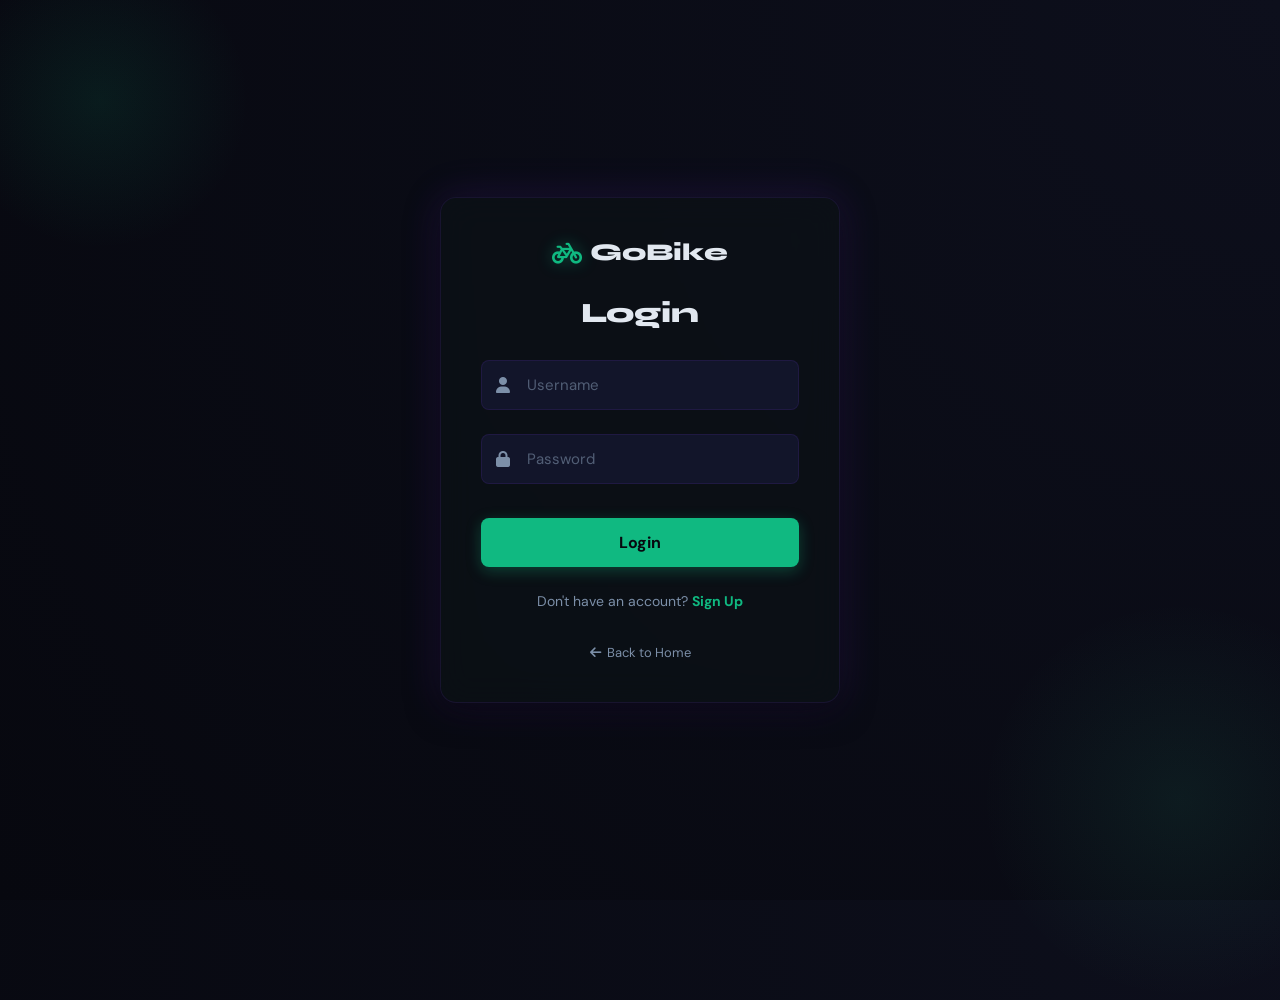
<file: login.html>
<!DOCTYPE html>
<html lang="en">
<head>
    <meta charset="UTF-8">
    <meta name="viewport" content="width=device-width, initial-scale=1.0">
    <title>Login — GoBike</title>
    <link rel="stylesheet" href="https://cdnjs.cloudflare.com/ajax/libs/font-awesome/6.5.0/css/all.min.css">
    <link rel="stylesheet" href="theme.css">
    <style>
        body {
            font-family: var(--ff-body);
            background: radial-gradient(circle at top right, var(--surface), var(--bg));
            color: var(--text);
            display: flex;
            justify-content: center;
            align-items: center;
            height: 100vh;
            margin: 0;
            overflow: hidden;
            position: relative;
        }

        body::before {
            content: '';
            position: absolute;
            width: 300px;
            height: 300px;
            background: radial-gradient(circle, rgba(16, 185, 129, 0.1) 0%, transparent 70%);
            top: -50px;
            left: -50px;
            z-index: 0;
        }

        body::after {
            content: '';
            position: absolute;
            width: 400px;
            height: 400px;
            background: radial-gradient(circle, rgba(52, 211, 153, 0.08) 0%, transparent 70%);
            bottom: -100px;
            right: -100px;
            z-index: 0;
        }

        .container {
            position: relative;
            z-index: 10;
            background: rgba(12, 19, 23, 0.6);
            backdrop-filter: blur(16px);
            -webkit-backdrop-filter: blur(16px);
            border: 1px solid var(--border);
            border-radius: var(--radius);
            width: 400px;
            padding: 40px;
            box-shadow: var(--shadow), var(--glow);
            text-align: center;
        }

        .logo-container {
            display: inline-flex;
            align-items: center;
            gap: 8px;
            margin-bottom: 10px;
        }

        .logo-container i {
            color: var(--accent);
            font-size: 24px;
            filter: drop-shadow(0 0 8px rgba(16, 185, 129, 0.4));
        }

        .logo-container h2 {
            font-family: var(--ff-head);
            font-weight: 800;
            margin: 0;
        }

        h1 {
            font-family: var(--ff-head);
            font-size: 28px;
            font-weight: 800;
            margin-bottom: 30px;
            color: var(--text);
        }

        form {
            display: flex;
            flex-direction: column;
            text-align: left;
        }

        .input-field {
            position: relative;
            margin-bottom: 24px;
        }

        .input-field i {
            position: absolute;
            left: 15px;
            top: 50%;
            transform: translateY(-50%);
            color: var(--muted);
            font-size: 16px;
            transition: color 0.3s;
        }

        .input-field input {
            width: 100%;
            padding: 14px 14px 14px 45px;
            background: var(--surface2);
            border: 1px solid var(--border);
            border-radius: 8px;
            color: var(--text);
            font-size: 15px;
            font-family: var(--ff-body);
            outline: none;
            box-sizing: border-box;
            transition: all 0.3s ease;
        }

        .input-field input::placeholder {
            color: var(--muted);
            opacity: 0.6;
        }

        .input-field input:focus {
            border-color: var(--accent2);
            background: var(--surface3);
            box-shadow: 0 0 12px rgba(16, 185, 129, 0.15);
        }

        .input-field input:focus + i {
            color: var(--accent);
        }

        button {
            padding: 14px;
            border-radius: 8px;
            background: var(--accent);
            color: var(--bg);
            border: none;
            font-size: 16px;
            font-family: var(--ff-body);
            font-weight: bold;
            cursor: pointer;
            transition: all 0.3s ease;
            margin-top: 10px;
            box-shadow: 0 4px 15px rgba(16, 185, 129, 0.3);
        }

        button:hover {
            background: var(--accent2);
            transform: translateY(-2px);
            box-shadow: var(--glow);
        }

        .signup-link {
            margin-top: 25px;
            font-size: 14px;
            color: var(--muted);
            text-align: center;
        }

        .signup-link a {
            color: var(--accent);
            text-decoration: none;
            font-weight: bold;
            transition: color 0.3s;
        }

        .signup-link a:hover {
            color: var(--accent2);
            text-decoration: underline;
        }

        .back-home {
            display: inline-flex;
            align-items: center;
            gap: 6px;
            color: var(--muted);
            text-decoration: none;
            font-size: 13px;
            margin-top: 20px;
            transition: color 0.3s;
        }

        .back-home:hover {
            color: var(--text);
        }
    </style>
</head>
<body>
    <div class="container">
        <div class="logo-container">
            <i class="fa-solid fa-bicycle"></i>
            <h2>GoBike</h2>
        </div>
        <h1>Login</h1>
        <form id="loginForm" onsubmit="handleLogin(event)" autocomplete="off">
            <div class="input-field">
                <input type="text" id="name" placeholder="Username" required>
                <i class="fa-solid fa-user"></i>
            </div>

            <div class="input-field">
                <input type="password" id="password" placeholder="Password" required>
                <i class="fa-solid fa-lock"></i>
            </div>

            <button type="submit">Login</button>
        </form>
        <p class="signup-link">Don't have an account? <a href="signup.html">Sign Up</a></p>
        <a href="Index.html" class="back-home"><i class="fa-solid fa-arrow-left"></i> Back to Home</a>
    </div>

    <script>
        const urlParams = new URLSearchParams(window.location.search);
        const redirectUrl = urlParams.get('redirect');

        if (redirectUrl) {
            const signupLink = document.querySelector('.signup-link a');
            if (signupLink) {
                signupLink.href = `signup.html?redirect=${encodeURIComponent(redirectUrl)}`;
            }
        }

        function handleLogin(event) {
            event.preventDefault();
            const nameInput = document.getElementById('name').value.trim();
            localStorage.setItem('currentUser', nameInput || 'Shiva');
            
            // Set default email/phone if not set by signup
            if (!localStorage.getItem('currentUserEmail')) {
                localStorage.setItem('currentUserEmail', nameInput.toLowerCase().replace(/\s+/g, '') + '@gmail.com');
            }
            if (!localStorage.getItem('currentUserPhone')) {
                localStorage.setItem('currentUserPhone', '9876543210');
            }

            if (redirectUrl) {
                window.location.href = redirectUrl;
            } else {
                window.location.href = 'portal-select.html';
            }
        }
    </script>
</body>
</html>
</file>
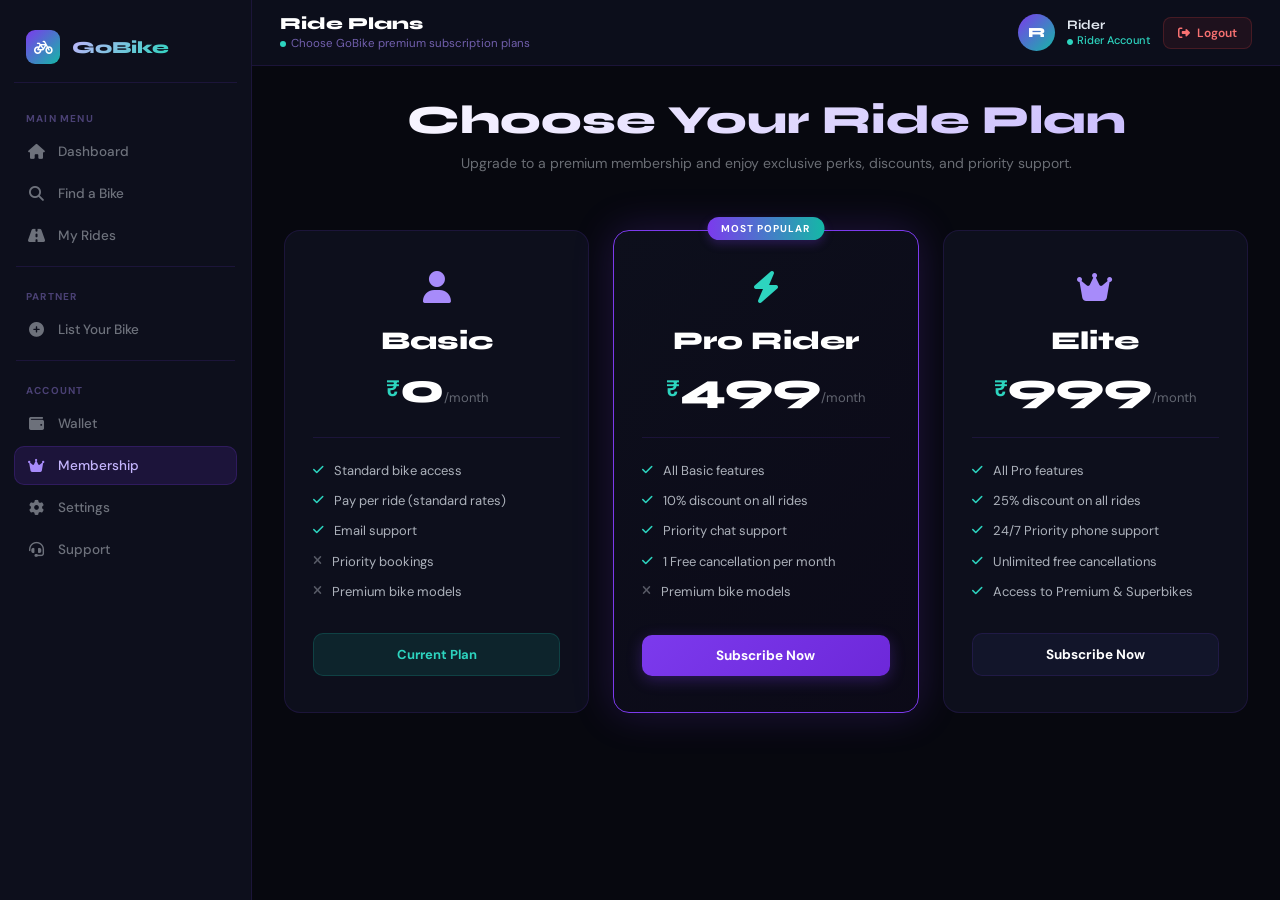
<file: membership.html>
<!DOCTYPE html>
<html lang="en">

<head>
    <meta charset="UTF-8">
    <meta name="viewport" content="width=device-width, initial-scale=1.0">
    <link rel="stylesheet" href="theme.css">
    <link rel="stylesheet" href="https://cdnjs.cloudflare.com/ajax/libs/font-awesome/6.5.0/css/all.min.css">
    <link href="https://fonts.googleapis.com/css2?family=Syne:wght@400;600;700;800&family=DM+Sans:ital,opsz,wght@0,9..40,300;0,9..40,400;0,9..40,500;1,9..40,300&display=swap" rel="stylesheet">
    <title>Membership — GoBike</title>
    <meta name="description" content="Choose your GoBike ride subscription. Upgrade to Pro Rider or Elite membership for unlimited ride discounts, priority chat support, and premium models.">
    <style>
        .page-container { overflow: hidden; }

        /* ── CONTENT AREA ── */
        .content-area {
            flex: 1;
            overflow-y: auto;
            padding: 30px 32px;
            display: flex;
            flex-direction: column;
            gap: 28px;
        }

        .content-area::-webkit-scrollbar { width: 5px; }
        .content-area::-webkit-scrollbar-track { background: transparent; }
        .content-area::-webkit-scrollbar-thumb { background: var(--border-v); border-radius: 3px; }

        .membership-header {
            text-align: center;
            margin-bottom: 20px;
        }

        .membership-header h1 {
            font-family: var(--ff-head);
            font-size: 2.5rem;
            font-weight: 800;
            margin: 0 0 10px 0;
            background: linear-gradient(135deg, #fff, var(--violet3));
            -webkit-background-clip: text;
            background-clip: text;
            -webkit-text-fill-color: transparent;
        }

        .membership-header p {
            color: rgba(226, 232, 240, 0.45);
            font-size: 14px;
            margin: 0;
        }

        .plans-grid {
            display: grid;
            grid-template-columns: repeat(3, 1fr);
            gap: 24px;
            max-width: 1050px;
            margin: 10px auto 30px;
            width: 100%;
        }

        @media (max-width: 1024px) {
            .plans-grid { grid-template-columns: 1fr; }
        }

        .plan-card {
            background: var(--surface);
            border: 1px solid var(--border-v);
            border-radius: var(--radius);
            padding: 36px 28px;
            display: flex;
            flex-direction: column;
            position: relative;
            transition: all 0.4s cubic-bezier(0.34, 1.56, 0.64, 1);
        }

        .plan-card:hover {
            transform: translateY(-8px);
            box-shadow: var(--shadow);
            border-color: var(--border-v2);
        }

        .plan-card.popular {
            background: linear-gradient(135deg, var(--surface), rgba(124, 58, 237, 0.04));
            border-color: var(--violet);
            box-shadow: var(--glow-v);
        }

        .plan-card.popular:hover {
            border-color: var(--border-v2);
            box-shadow: var(--glow-v);
        }

        .popular-badge {
            position: absolute;
            top: -14px;
            left: 50%;
            transform: translateX(-50%);
            background: linear-gradient(90deg, var(--violet), var(--teal));
            color: white;
            padding: 5px 14px;
            border-radius: 20px;
            font-size: 10px;
            font-weight: 700;
            text-transform: uppercase;
            letter-spacing: 1px;
            box-shadow: 0 4px 10px rgba(124, 58, 237, 0.25);
        }

        .plan-icon {
            font-size: 2rem;
            color: var(--violet2);
            margin-bottom: 16px;
            text-align: center;
        }

        .plan-card.popular .plan-icon {
            color: var(--teal2);
        }

        .plan-name {
            font-family: var(--ff-head);
            font-size: 1.6rem;
            font-weight: 800;
            text-align: center;
            margin: 0 0 8px 0;
            color: #fff;
        }

        .plan-price {
            text-align: center;
            margin-bottom: 24px;
            padding-bottom: 24px;
            border-bottom: 1px solid var(--border-v);
        }

        .plan-price .amount {
            font-size: 2.6rem;
            font-family: var(--ff-head);
            font-weight: 800;
            color: #fff;
        }

        .plan-price .currency {
            font-size: 1.4rem;
            vertical-align: super;
            color: var(--teal2);
            font-weight: 700;
        }

        .plan-price .period {
            color: rgba(226, 232, 240, 0.4);
            font-size: 13px;
        }

        .feature-list {
            list-style: none;
            padding: 0;
            margin: 0 0 32px 0;
            display: flex;
            flex-direction: column;
            gap: 12px;
            flex: 1;
        }

        .feature-list li {
            display: flex;
            align-items: flex-start;
            gap: 10px;
            color: rgba(226, 232, 240, 0.75);
            font-size: 13px;
            line-height: 1.4;
        }

        .feature-list i {
            color: var(--teal2);
            margin-top: 2px;
            font-size: 12px;
        }

        .feature-list i.fa-xmark {
            color: rgba(226, 232, 240, 0.35);
        }

        .btn {
            background: var(--surface2);
            color: white;
            border: 1px solid var(--border-v);
            padding: 12px 20px;
            border-radius: 10px;
            font-family: var(--ff-body);
            font-size: 13.5px;
            font-weight: 700;
            cursor: pointer;
            transition: 0.3s ease;
            width: 100%;
            text-align: center;
        }

        .btn:hover {
            background: var(--surface3);
            border-color: var(--border-v2);
        }

        .plan-card.popular .btn {
            background: linear-gradient(135deg, var(--violet), #6d28d9);
            border: none;
            box-shadow: 0 4px 15px rgba(124, 58, 237, 0.3);
        }

        .plan-card.popular .btn:hover {
            box-shadow: var(--glow-v);
            transform: translateY(-2px);
        }

        .current-plan-badge {
            display: none;
            text-align: center;
            color: var(--teal2);
            font-weight: 700;
            font-size: 13px;
            padding: 12px 20px;
            background: rgba(20, 184, 166, 0.12);
            border: 1px solid rgba(20, 184, 166, 0.2);
            border-radius: 10px;
        }
    </style>
</head>

<body>
    <div class="page-container">
        <!-- SIDEBAR -->
        <aside class="sidebar">
            <div class="sidebar-brand">
                <div class="sidebar-brand-icon"><i class="fa-solid fa-bicycle"></i></div>
                <a href="dashboard.html" class="sidebar-brand-text">GoBike</a>
            </div>

            <div class="nav-section-label">Main Menu</div>

            <a href="dashboard.html" class="nav-item">
                <i class="fa-solid fa-house"></i><span>Dashboard</span>
            </a>
            <a href="findbike.html" class="nav-item">
                <i class="fa-solid fa-magnifying-glass"></i><span>Find a Bike</span>
            </a>
            <a href="myrides.html" class="nav-item">
                <i class="fa-solid fa-road"></i><span>My Rides</span>
            </a>

            <div class="nav-divider"></div>
            <div class="nav-section-label">Partner</div>

            <a href="listbike.html" class="nav-item">
                <i class="fa-solid fa-circle-plus"></i><span>List Your Bike</span>
            </a>

            <div class="nav-divider"></div>
            <div class="nav-section-label">Account</div>

            <a href="wallet.html" class="nav-item">
                <i class="fa-solid fa-wallet"></i><span>Wallet</span>
            </a>
            <a href="membership.html" class="nav-item active">
                <i class="fa-solid fa-crown"></i><span>Membership</span>
            </a>
            <a href="settings.html" class="nav-item">
                <i class="fa-solid fa-gear"></i><span>Settings</span>
            </a>
            <a href="support.html" class="nav-item">
                <i class="fa-solid fa-headset"></i><span>Support</span>
            </a>

        </aside>

        <!-- MAIN -->
        <div class="main-panel">
            <header class="topbar">
                <div class="topbar-left">
                    <div class="topbar-title" id="welcomeGreeting">Choose Plan</div>
                    <div class="topbar-sub"><span class="live-dot"></span>Choose GoBike premium subscription plans</div>
                </div>
                <div class="user-panel">
                    <div class="user-avatar" id="userAvatar">R</div>
                    <div class="user-info">
                        <div class="user-name" id="userName">Rider</div>
                        <div class="user-role"><i class="fa-solid fa-circle" style="font-size:6px;margin-right:4px;"></i>Rider Account</div>
                    </div>
                    <a href="Index.html" class="logout-btn">
                        <i class="fa-solid fa-right-from-bracket"></i> Logout
                    </a>
                </div>
            </header>

            <div class="content-area">
                <div class="membership-header">
                    <h1>Choose Your Ride Plan</h1>
                    <p>Upgrade to a premium membership and enjoy exclusive perks, discounts, and priority support.</p>
                </div>

                <div class="plans-grid">
                    <!-- Basic Plan -->
                    <div class="plan-card" id="plan-basic">
                        <div class="plan-icon"><i class="fa-solid fa-user"></i></div>
                        <h3 class="plan-name">Basic</h3>
                        <div class="plan-price">
                            <span class="currency">₹</span><span class="amount">0</span><span class="period">/month</span>
                        </div>
                        <ul class="feature-list">
                            <li><i class="fa-solid fa-check"></i> Standard bike access</li>
                            <li><i class="fa-solid fa-check"></i> Pay per ride (standard rates)</li>
                            <li><i class="fa-solid fa-check"></i> Email support</li>
                            <li><i class="fa-solid fa-xmark"></i> Priority bookings</li>
                            <li><i class="fa-solid fa-xmark"></i> Premium bike models</li>
                        </ul>
                        <div class="current-plan-badge" style="display: block;">Current Plan</div>
                        <button class="btn" style="display: none;" onclick="activatePlan('plan-basic', 'Basic')">Activate</button>
                    </div>

                    <!-- Pro Plan -->
                    <div class="plan-card popular" id="plan-pro">
                        <div class="popular-badge">Most Popular</div>
                        <div class="plan-icon"><i class="fa-solid fa-bolt"></i></div>
                        <h3 class="plan-name">Pro Rider</h3>
                        <div class="plan-price">
                            <span class="currency">₹</span><span class="amount">499</span><span class="period">/month</span>
                        </div>
                        <ul class="feature-list">
                            <li><i class="fa-solid fa-check"></i> All Basic features</li>
                            <li><i class="fa-solid fa-check"></i> 10% discount on all rides</li>
                            <li><i class="fa-solid fa-check"></i> Priority chat support</li>
                            <li><i class="fa-solid fa-check"></i> 1 Free cancellation per month</li>
                            <li><i class="fa-solid fa-xmark"></i> Premium bike models</li>
                        </ul>
                        <div class="current-plan-badge">Current Plan</div>
                        <button class="btn" onclick="activatePlan('plan-pro', 'Pro Rider')">Subscribe Now</button>
                    </div>

                    <!-- Elite Plan -->
                    <div class="plan-card" id="plan-elite">
                        <div class="plan-icon"><i class="fa-solid fa-crown"></i></div>
                        <h3 class="plan-name">Elite</h3>
                        <div class="plan-price">
                            <span class="currency">₹</span><span class="amount">999</span><span class="period">/month</span>
                        </div>
                        <ul class="feature-list">
                            <li><i class="fa-solid fa-check"></i> All Pro features</li>
                            <li><i class="fa-solid fa-check"></i> 25% discount on all rides</li>
                            <li><i class="fa-solid fa-check"></i> 24/7 Priority phone support</li>
                            <li><i class="fa-solid fa-check"></i> Unlimited free cancellations</li>
                            <li><i class="fa-solid fa-check"></i> Access to Premium & Superbikes</li>
                        </ul>
                        <div class="current-plan-badge">Current Plan</div>
                        <button class="btn" onclick="activatePlan('plan-elite', 'Elite')">Subscribe Now</button>
                    </div>
                </div>
            </div><!-- end content-area -->
        </div><!-- end main-panel -->
    </div><!-- end page-container -->

    <script src="notifications.js"></script>
    <script>
        document.addEventListener('DOMContentLoaded', () => {
            const currentUser = localStorage.getItem('currentUser') || 'Rider';

            const greetingEl = document.getElementById('welcomeGreeting');
            if (greetingEl) greetingEl.textContent = `Ride Plans`;

            const userNameEl = document.getElementById('userName');
            if (userNameEl) userNameEl.textContent = currentUser;

            const avatarEl = document.getElementById('userAvatar');
            if (avatarEl && currentUser) avatarEl.textContent = currentUser.charAt(0).toUpperCase();
        });

        function activatePlan(planId, planName) {
            if (confirm(`Are you sure you want to activate the ${planName} plan?`)) {
                const allCards = document.querySelectorAll('.plan-card');
                allCards.forEach(card => {
                    const badge = card.querySelector('.current-plan-badge');
                    const btn = card.querySelector('.btn');
                    
                    if (badge) badge.style.display = 'none';
                    if (btn) btn.style.display = 'block';
                    card.style.borderColor = 'var(--border-v)';
                });
                
                const activeCard = document.getElementById(planId);
                const activeBadge = activeCard.querySelector('.current-plan-badge');
                const activeBtn = activeCard.querySelector('.btn');
                
                activeBadge.style.display = 'block';
                activeBtn.style.display = 'none';
                activeCard.style.borderColor = 'var(--teal2)';
                
                alert(`Success! You are now subscribed to the ${planName} membership. Enjoy your premium features!`);
            }
        }
    </script>
</body>

</html>
</file>
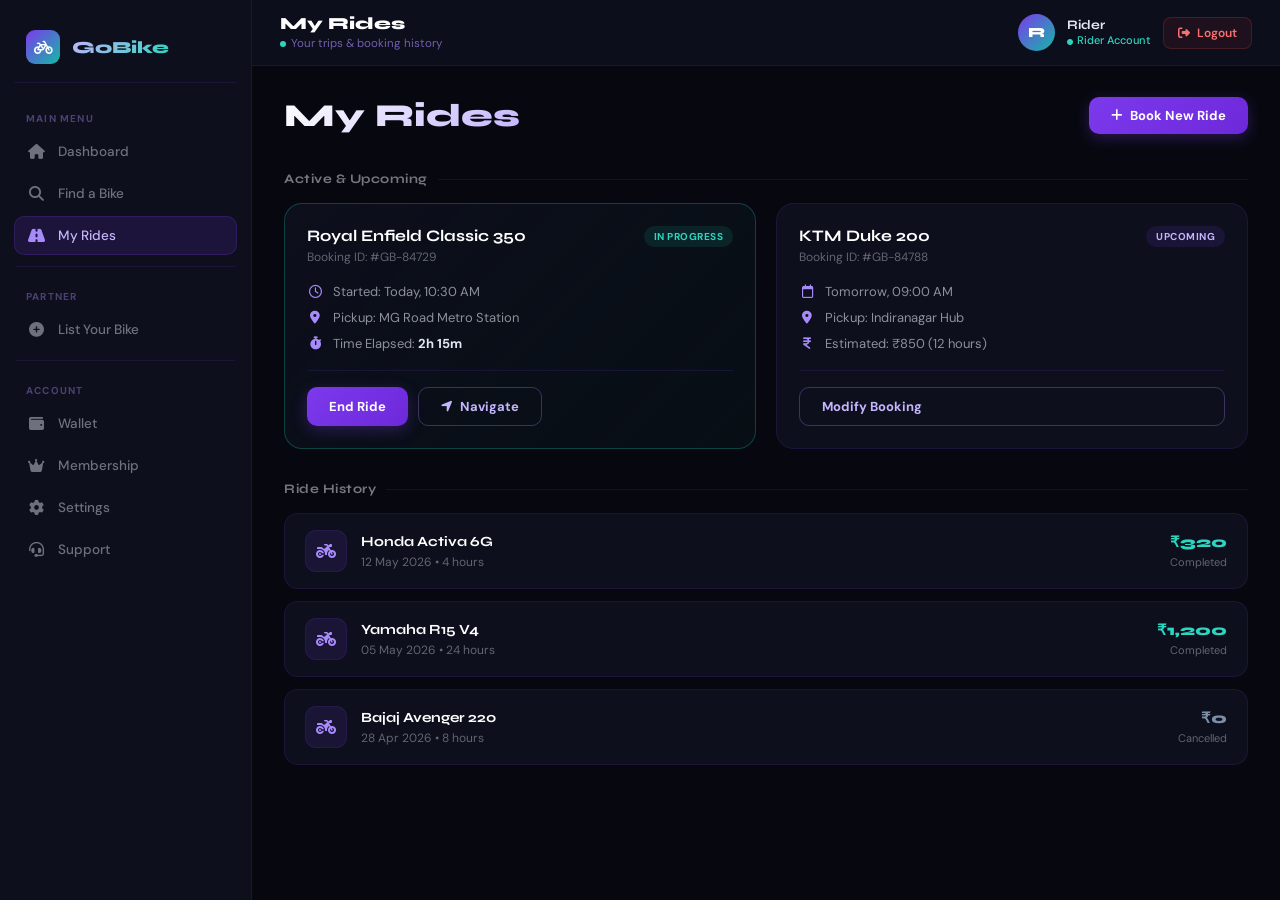
<file: myrides.html>
<!DOCTYPE html>
<html lang="en">

<head>
    <meta charset="UTF-8">
    <meta name="viewport" content="width=device-width, initial-scale=1.0">
    <link rel="stylesheet" href="theme.css">
    <link rel="stylesheet" href="https://cdnjs.cloudflare.com/ajax/libs/font-awesome/6.5.0/css/all.min.css">
    <link href="https://fonts.googleapis.com/css2?family=Syne:wght@400;600;700;800&family=DM+Sans:ital,opsz,wght@0,9..40,300;0,9..40,400;0,9..40,500;1,9..40,300&display=swap" rel="stylesheet">
    <title>My Rides — GoBike</title>
    <meta name="description" content="View your active, upcoming, and completed bike rental trips. Track your booking history and manage classic bike rentals in Hyderabad with GoBike.">
    <style>

        .page-container { overflow: hidden; }

        /* ── CONTENT AREA ── */
        .content-area {
            flex: 1;
            overflow-y: auto;
            padding: 30px 32px;
        }

        .content-area::-webkit-scrollbar { width: 5px; }
        .content-area::-webkit-scrollbar-track { background: transparent; }
        .content-area::-webkit-scrollbar-thumb { background: var(--border-v); border-radius: 3px; }

        .section-header {
            display: flex;
            justify-content: space-between;
            align-items: center;
            margin-bottom: 26px;
        }

        .section-header h1 {
            font-family: var(--ff-head);
            font-size: 2rem;
            font-weight: 800;
            margin: 0;
            background: linear-gradient(135deg, #fff, var(--violet3));
            -webkit-background-clip: text;
            background-clip: text;
            -webkit-text-fill-color: transparent;
        }

        .section-label {
            font-family: var(--ff-head);
            font-size: 13px;
            font-weight: 700;
            color: rgba(226,232,240,0.5);
            margin-bottom: 16px;
            margin-top: 36px;
            display: flex;
            align-items: center;
            gap: 10px;
            letter-spacing: 0.5px;
        }

        .section-label::after {
            content: '';
            flex: 1;
            height: 1px;
            background: var(--border-v);
        }

        .btn {
            background: linear-gradient(135deg, var(--violet), #6d28d9);
            color: white;
            border: none;
            padding: 10px 22px;
            border-radius: 10px;
            font-family: var(--ff-body);
            font-size: 13px;
            font-weight: 700;
            cursor: pointer;
            transition: 0.3s ease;
            display: inline-flex;
            align-items: center;
            gap: 8px;
            box-shadow: 0 4px 15px rgba(124,58,237,0.3);
            text-decoration: none;
        }

        .btn:hover {
            transform: translateY(-2px);
            box-shadow: 0 6px 20px rgba(124,58,237,0.45);
        }

        .btn-outline {
            background: transparent;
            border: 1px solid var(--border-v2);
            color: var(--violet3);
            box-shadow: none;
        }

        .btn-outline:hover {
            background: rgba(124,58,237,0.08);
            box-shadow: none;
        }

        .rides-grid {
            display: grid;
            grid-template-columns: repeat(auto-fit, minmax(320px, 1fr));
            gap: 20px;
            margin-bottom: 10px;
        }

        .ride-card {
            background: var(--surface);
            border: 1px solid var(--border-v);
            border-radius: 18px;
            padding: 22px;
            position: relative;
            transition: all 0.3s ease;
        }

        .ride-card:hover {
            border-color: var(--border-v2);
            transform: translateY(-3px);
            box-shadow: var(--glow-v);
        }

        .ride-card.active {
            border-color: rgba(20,184,166,0.3);
            background: linear-gradient(135deg, var(--surface), rgba(20,184,166,0.04));
        }

        .ride-header {
            display: flex;
            justify-content: space-between;
            align-items: flex-start;
            margin-bottom: 18px;
        }

        .bike-info h3 {
            font-family: var(--ff-head);
            font-size: 16px;
            font-weight: 700;
            color: #fff;
            margin: 0 0 4px;
        }

        .bike-info p {
            font-size: 12px;
            color: rgba(226,232,240,0.4);
            margin: 0;
        }

        .status-badge {
            padding: 4px 10px;
            border-radius: 20px;
            font-size: 10px;
            font-weight: 700;
            text-transform: uppercase;
            letter-spacing: 0.5px;
        }

        .status-active   { background: rgba(20,184,166,0.12); color: var(--teal2); }
        .status-upcoming { background: rgba(124,58,237,0.12); color: var(--violet3); }
        .status-completed { background: rgba(255,255,255,0.05); color: rgba(226,232,240,0.5); }
        .status-cancelled { background: rgba(239,68,68,0.1);  color: #f87171; }

        .ride-details {
            display: flex;
            flex-direction: column;
            gap: 9px;
            margin-bottom: 18px;
        }

        .detail-row {
            display: flex;
            align-items: center;
            gap: 10px;
            font-size: 13px;
            color: rgba(226,232,240,0.6);
        }

        .detail-row i {
            color: var(--violet2);
            width: 16px;
            text-align: center;
            font-size: 13px;
        }

        .ride-actions {
            display: flex;
            gap: 10px;
            padding-top: 16px;
            border-top: 1px solid var(--border-v);
        }

        /* ── History list ── */
        .history-list {
            display: flex;
            flex-direction: column;
            gap: 12px;
            margin-bottom: 30px;
        }

        .history-item {
            background: var(--surface);
            border: 1px solid var(--border-v);
            border-radius: 14px;
            padding: 16px 20px;
            display: flex;
            justify-content: space-between;
            align-items: center;
            transition: all 0.2s ease;
        }

        .history-item:hover {
            border-color: var(--border-v2);
            transform: translateX(4px);
        }

        .history-info {
            display: flex;
            align-items: center;
            gap: 14px;
        }

        .history-icon {
            width: 42px;
            height: 42px;
            border-radius: 11px;
            background: rgba(124,58,237,0.12);
            display: flex;
            align-items: center;
            justify-content: center;
            color: var(--violet2);
            font-size: 16px;
            border: 1px solid var(--border-v);
        }

        .history-meta h4 {
            margin: 0 0 4px 0;
            font-family: var(--ff-head);
            font-size: 14px;
            font-weight: 700;
            color: #fff;
        }

        .history-meta p {
            margin: 0;
            color: rgba(226,232,240,0.4);
            font-size: 12px;
        }

        .history-price { text-align: right; }

        .history-price h4 {
            margin: 0 0 4px 0;
            color: var(--teal2);
            font-family: var(--ff-head);
            font-size: 15px;
            font-weight: 800;
        }

        .history-price p {
            margin: 0;
            color: rgba(226,232,240,0.4);
            font-size: 11px;
            text-transform: capitalize;
        }
    </style>
</head>

<body>
    <div class="page-container">
        <!-- SIDEBAR -->
        <aside class="sidebar">
            <div class="sidebar-brand">
                <div class="sidebar-brand-icon"><i class="fa-solid fa-bicycle"></i></div>
                <a href="dashboard.html" class="sidebar-brand-text">GoBike</a>
            </div>

            <div class="nav-section-label">Main Menu</div>

            <a href="dashboard.html" class="nav-item">
                <i class="fa-solid fa-house"></i><span>Dashboard</span>
            </a>
            <a href="findbike.html" class="nav-item">
                <i class="fa-solid fa-magnifying-glass"></i><span>Find a Bike</span>
            </a>
            <a href="myrides.html" class="nav-item active">
                <i class="fa-solid fa-road"></i><span>My Rides</span>
            </a>

            <div class="nav-divider"></div>
            <div class="nav-section-label">Partner</div>

            <a href="listbike.html" class="nav-item">
                <i class="fa-solid fa-circle-plus"></i><span>List Your Bike</span>
            </a>

            <div class="nav-divider"></div>
            <div class="nav-section-label">Account</div>

            <a href="wallet.html" class="nav-item"><i class="fa-solid fa-wallet"></i><span>Wallet</span></a>
            <a href="membership.html" class="nav-item"><i class="fa-solid fa-crown"></i><span>Membership</span></a>
            <a href="settings.html" class="nav-item"><i class="fa-solid fa-gear"></i><span>Settings</span></a>
            <a href="support.html" class="nav-item"><i class="fa-solid fa-headset"></i><span>Support</span></a>

        </aside>

        <!-- MAIN -->
        <div class="main-panel">
            <header class="topbar">
                <div class="topbar-left">
                    <div class="topbar-title" id="welcomeGreeting">My Rides</div>
                    <div class="topbar-sub"><span class="live-dot"></span>Your trips &amp; booking history</div>
                </div>
                <div class="user-panel">
                    <div class="user-avatar" id="userAvatar">R</div>
                    <div class="user-info">
                        <div class="user-name" id="userName">Rider</div>
                        <div class="user-role"><i class="fa-solid fa-circle" style="font-size:6px;margin-right:4px;"></i>Rider Account</div>
                    </div>
                    <a href="Index.html" class="logout-btn">
                        <i class="fa-solid fa-right-from-bracket"></i> Logout
                    </a>
                </div>
            </header>

            <div class="content-area">
                <div class="section-header">
                    <h1>My Rides</h1>
                    <a href="findbike.html" class="btn"><i class="fa-solid fa-plus"></i> Book New Ride</a>
                </div>

                <div class="section-label">Active &amp; Upcoming</div>
                <div class="rides-grid" id="activeRidesGrid">
                    <!-- Dynamic active and upcoming rides will be injected here -->
                    
                    <!-- Hardcoded Active Ride (Fallback/Mock) -->
                    <div class="ride-card active">
                        <div class="ride-header">
                            <div class="bike-info">
                                <h3>Royal Enfield Classic 350</h3>
                                <p>Booking ID: #GB-84729</p>
                            </div>
                            <span class="status-badge status-active">In Progress</span>
                        </div>

                        <div class="ride-details">
                            <div class="detail-row">
                                <i class="fa-regular fa-clock"></i>
                                <span>Started: Today, 10:30 AM</span>
                            </div>
                            <div class="detail-row">
                                <i class="fa-solid fa-location-dot"></i>
                                <span>Pickup: MG Road Metro Station</span>
                            </div>
                            <div class="detail-row">
                                <i class="fa-solid fa-stopwatch"></i>
                                <span>Time Elapsed: <strong style="color: var(--text);">2h 15m</strong></span>
                            </div>
                        </div>

                        <div class="ride-actions">
                            <button class="btn" onclick="alert('Ride ended successfully!')">End Ride</button>
                            <button class="btn btn-outline" onclick="alert('Navigating to pickup...')"><i class="fa-solid fa-location-arrow"></i> Navigate</button>
                        </div>
                    </div>

                    <!-- Hardcoded Upcoming Ride (Fallback/Mock) -->
                    <div class="ride-card">
                        <div class="ride-header">
                            <div class="bike-info">
                                <h3>KTM Duke 200</h3>
                                <p>Booking ID: #GB-84788</p>
                            </div>
                            <span class="status-badge status-upcoming">Upcoming</span>
                        </div>

                        <div class="ride-details">
                            <div class="detail-row">
                                <i class="fa-regular fa-calendar"></i>
                                <span>Tomorrow, 09:00 AM</span>
                            </div>
                            <div class="detail-row">
                                <i class="fa-solid fa-location-dot"></i>
                                <span>Pickup: Indiranagar Hub</span>
                            </div>
                            <div class="detail-row">
                                <i class="fa-solid fa-indian-rupee-sign"></i>
                                <span>Estimated: ₹850 (12 hours)</span>
                            </div>
                        </div>

                        <div class="ride-actions">
                            <button class="btn btn-outline" style="width: 100%;" onclick="alert('Modify booking feature coming soon!')">Modify Booking</button>
                        </div>
                    </div>
                </div>

                <div class="section-label" style="margin-top: 32px;">Ride History</div>
                <div class="history-list" id="historyList">
                    <!-- Dynamic completed rides will be injected here -->
                    
                    <div class="history-item">
                        <div class="history-info">
                            <div class="history-icon">
                                <i class="fa-solid fa-motorcycle"></i>
                            </div>
                            <div class="history-meta">
                                <h4>Honda Activa 6G</h4>
                                <p>12 May 2026 • 4 hours</p>
                            </div>
                        </div>
                        <div class="history-price">
                            <h4>₹320</h4>
                            <p>Completed</p>
                        </div>
                    </div>

                    <div class="history-item">
                        <div class="history-info">
                            <div class="history-icon">
                                <i class="fa-solid fa-motorcycle"></i>
                            </div>
                            <div class="history-meta">
                                <h4>Yamaha R15 V4</h4>
                                <p>05 May 2026 • 24 hours</p>
                            </div>
                        </div>
                        <div class="history-price">
                            <h4>₹1,200</h4>
                            <p>Completed</p>
                        </div>
                    </div>

                    <div class="history-item">
                        <div class="history-info">
                            <div class="history-icon">
                                <i class="fa-solid fa-motorcycle"></i>
                            </div>
                            <div class="history-meta">
                                <h4>Bajaj Avenger 220</h4>
                                <p>28 Apr 2026 • 8 hours</p>
                            </div>
                        </div>
                        <div class="history-price">
                            <h4 style="color: var(--muted);">₹0</h4>
                            <p>Cancelled</p>
                        </div>
                    </div>
                </div>
            </div><!-- end content-area -->
        </div><!-- end main-panel -->
    </div><!-- end page-container -->

    <script>
        document.addEventListener('DOMContentLoaded', () => {
            const currentUser = localStorage.getItem('currentUser') || 'Rider';
            const userNameEl = document.getElementById('userName');
            if (userNameEl) userNameEl.textContent = currentUser;
            const avatarEl = document.getElementById('userAvatar');
            if (avatarEl) avatarEl.textContent = currentUser.charAt(0).toUpperCase();
            renderDynamicBookings(currentUser);
        });

        function renderDynamicBookings(currentUser) {
            const bookings = JSON.parse(localStorage.getItem('bookings') || '[]');
            const userBookings = bookings.filter(b => b.user === currentUser);

            const activeGrid = document.getElementById('activeRidesGrid');
            const historyList = document.getElementById('historyList');

            userBookings.forEach(b => {
                const pickupDateObj = new Date(b.pickupTime);
                const isUpcoming = b.status === 'upcoming';
                
                if (isUpcoming) {
                    // Prepend new upcoming ride card to active rides grid
                    const formattedDate = pickupDateObj.toLocaleDateString('en-IN', {
                        weekday: 'short', day: 'numeric', month: 'short', hour: '2-digit', minute: '2-digit'
                    });

                    const card = document.createElement('div');
                    card.className = 'ride-card';
                    if (b.bikeId) {
                        // If it's a user listed bike, clicking on it links back to detail page!
                        card.style.cursor = 'pointer';
                        card.onclick = () => {
                            location.href = `bike-details.html?bikeId=${b.bikeId}`;
                        };
                    }
                    card.innerHTML = `
                        <div class="ride-header">
                            <div class="bike-info">
                                <h3>${b.bikeName}</h3>
                                <p>Booking ID: #${b.bookingId}</p>
                            </div>
                            <span class="status-badge status-upcoming">Upcoming</span>
                        </div>

                        <div class="ride-details">
                            <div class="detail-row">
                                <i class="fa-regular fa-calendar"></i>
                                <span>${formattedDate}</span>
                            </div>
                            <div class="detail-row">
                                <i class="fa-solid fa-location-dot"></i>
                                <span>Pickup: ${b.pickupLocation}</span>
                            </div>
                            <div class="detail-row">
                                <i class="fa-solid fa-indian-rupee-sign"></i>
                                <span>Estimated: ₹${b.price} (${b.duration})</span>
                            </div>
                        </div>

                        <div class="ride-actions">
                            <button class="btn btn-outline" style="width: 100%;" onclick="event.stopPropagation(); cancelBooking('${b.bookingId}')">Cancel Booking</button>
                        </div>
                    `;
                    activeGrid.insertBefore(card, activeGrid.firstChild);
                } else {
                    // Completed or Cancelled ride
                    const formattedDate = pickupDateObj.toLocaleDateString('en-IN', {
                        day: 'numeric', month: 'short', year: 'numeric'
                    });
                    
                    const item = document.createElement('div');
                    item.className = 'history-item';
                    item.innerHTML = `
                        <div class="history-info">
                            <div class="history-icon">
                                <i class="fa-solid fa-motorcycle"></i>
                            </div>
                            <div class="history-meta">
                                <h4>${b.bikeName}</h4>
                                <p>${formattedDate} • ${b.duration}</p>
                            </div>
                        </div>
                        <div class="history-price">
                            <h4 style="${b.status === 'cancelled' ? 'color: var(--muted);' : ''}">₹${b.price}</h4>
                            <p style="text-transform: capitalize;">${b.status}</p>
                        </div>
                    `;
                    historyList.insertBefore(item, historyList.firstChild);
                }
            });
        }

        window.cancelBooking = function(bookingId) {
            if (!confirm('Are you sure you want to cancel this booking?')) return;
            
            const bookings = JSON.parse(localStorage.getItem('bookings') || '[]');
            const updatedBookings = bookings.map(b => {
                if (b.bookingId === bookingId) {
                    b.status = 'cancelled';
                    
                    // Generate cancellation notifications
                    const currentUser = localStorage.getItem('currentUser') || 'Shiva';
                    if (typeof window.addNotification === 'function') {
                        window.addNotification(
                            'Booking Cancelled',
                            `Your booking for '${b.bikeName}' (ID: ${b.bookingId}) has been cancelled.`,
                            currentUser,
                            b.bikeId
                        );

                        if (b.bikeId) {
                            // Find owner of the bike to notify them
                            const listedBikes = JSON.parse(localStorage.getItem('listedBikes') || '[]');
                            const bike = listedBikes.find(x => x.id === b.bikeId);
                            if (bike) {
                                window.addNotification(
                                    'Booking Cancelled by User',
                                    `${currentUser} has cancelled their booking for your bike '${b.bikeName}'.`,
                                    bike.ownerName,
                                    b.bikeId
                                );
                            }
                        }
                    }
                }
                return b;
            });

            localStorage.setItem('bookings', JSON.stringify(updatedBookings));
            location.reload();
        }
    </script>
</body>
</html>
</file>
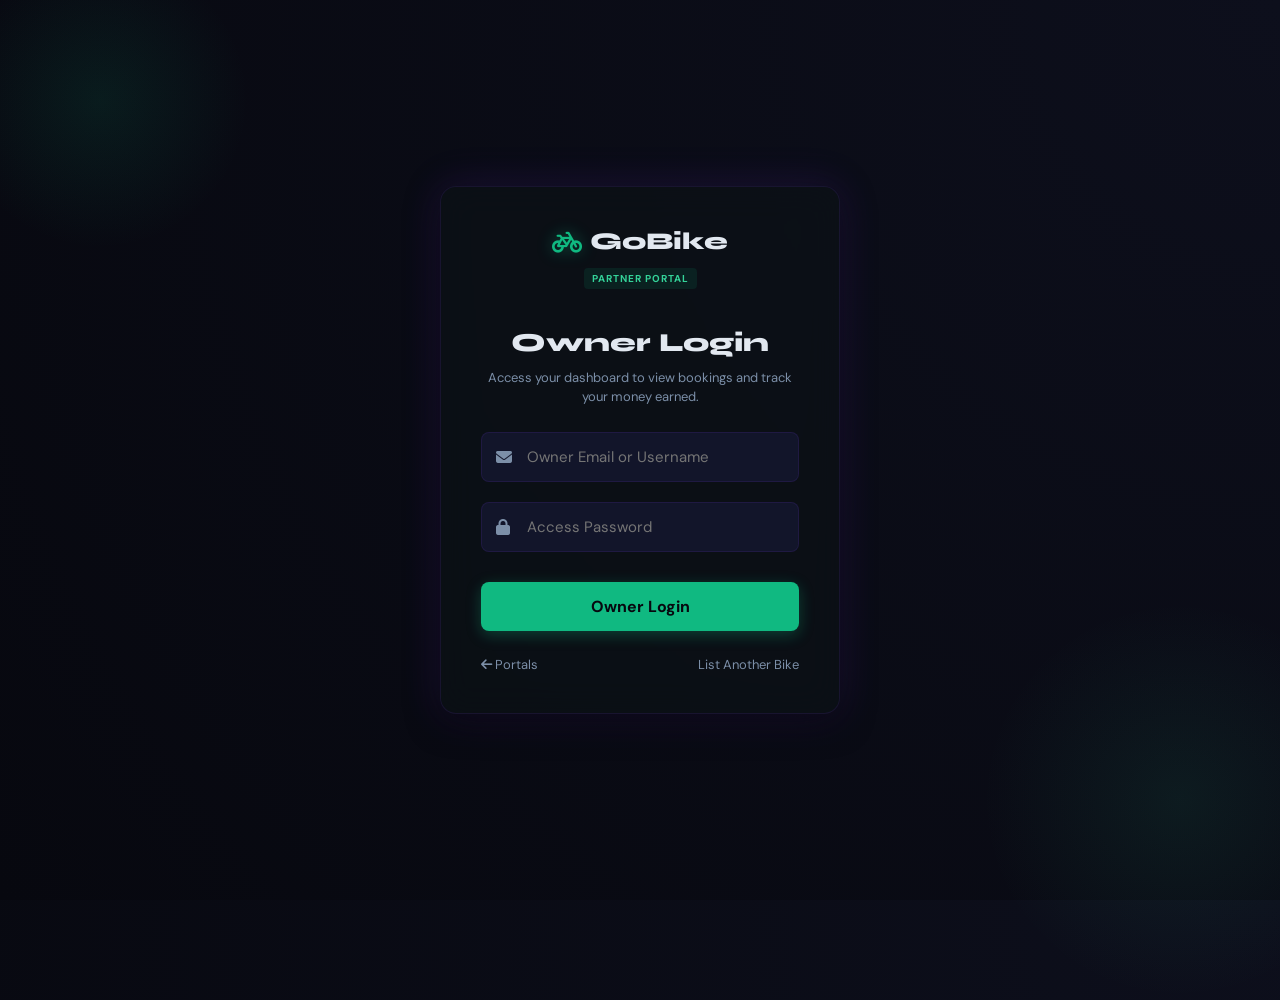
<file: owner-login.html>
<!DOCTYPE html>
<html lang="en">
<head>
    <meta charset="UTF-8">
    <meta name="viewport" content="width=device-width, initial-scale=1.0">
    <title>Owner Login — GoBike Partner</title>
    <link rel="stylesheet" href="https://cdnjs.cloudflare.com/ajax/libs/font-awesome/6.5.0/css/all.min.css">
    <link rel="stylesheet" href="theme.css">
    <style>
        body {
            font-family: var(--ff-body);
            background: radial-gradient(circle at top right, var(--surface), var(--bg));
            color: var(--text);
            display: flex;
            justify-content: center;
            align-items: center;
            height: 100vh;
            margin: 0;
            overflow: hidden;
            position: relative;
        }

        body::before {
            content: '';
            position: absolute;
            width: 300px;
            height: 300px;
            background: radial-gradient(circle, rgba(16, 185, 129, 0.1) 0%, transparent 70%);
            top: -50px;
            left: -50px;
            z-index: 0;
        }

        body::after {
            content: '';
            position: absolute;
            width: 400px;
            height: 400px;
            background: radial-gradient(circle, rgba(52, 211, 153, 0.08) 0%, transparent 70%);
            bottom: -100px;
            right: -100px;
            z-index: 0;
        }

        .container {
            position: relative;
            z-index: 10;
            background: rgba(12, 19, 23, 0.6);
            backdrop-filter: blur(16px);
            -webkit-backdrop-filter: blur(16px);
            border: 1px solid var(--border);
            border-radius: var(--radius);
            width: 400px;
            padding: 40px;
            box-shadow: var(--shadow), var(--glow);
            text-align: center;
        }

        .logo-container {
            display: inline-flex;
            align-items: center;
            gap: 8px;
            margin-bottom: 10px;
        }

        .logo-container i {
            color: var(--accent);
            font-size: 24px;
            filter: drop-shadow(0 0 8px rgba(16, 185, 129, 0.4));
        }

        .logo-container h2 {
            font-family: var(--ff-head);
            font-weight: 800;
            margin: 0;
        }

        .badge {
            background: rgba(16, 185, 129, 0.1);
            color: var(--accent2);
            font-size: 10px;
            padding: 4px 8px;
            border-radius: 4px;
            font-weight: bold;
            text-transform: uppercase;
            letter-spacing: 1px;
            margin-bottom: 20px;
            display: inline-block;
        }

        h1 {
            font-family: var(--ff-head);
            font-size: 26px;
            font-weight: 800;
            margin-bottom: 10px;
            color: var(--text);
        }

        .subtitle {
            font-size: 13px;
            color: var(--muted);
            margin-bottom: 25px;
            line-height: 1.5;
        }

        form {
            display: flex;
            flex-direction: column;
            text-align: left;
        }

        .input-field {
            position: relative;
            margin-bottom: 20px;
        }

        .input-field i {
            position: absolute;
            left: 15px;
            top: 50%;
            transform: translateY(-50%);
            color: var(--muted);
            font-size: 16px;
            transition: color 0.3s;
        }

        .input-field input {
            width: 100%;
            padding: 14px 14px 14px 45px;
            background: var(--surface2);
            border: 1px solid var(--border);
            border-radius: 8px;
            color: var(--text);
            font-size: 15px;
            font-family: var(--ff-body);
            outline: none;
            box-sizing: border-box;
            transition: all 0.3s ease;
        }

        .input-field input:focus {
            border-color: var(--accent2);
            background: var(--surface3);
            box-shadow: 0 0 12px rgba(16, 185, 129, 0.15);
        }

        .input-field input:focus + i {
            color: var(--accent);
        }

        button {
            padding: 14px;
            border-radius: 8px;
            background: var(--accent);
            color: var(--bg);
            border: none;
            font-size: 16px;
            font-family: var(--ff-body);
            font-weight: bold;
            cursor: pointer;
            transition: all 0.3s ease;
            margin-top: 10px;
            box-shadow: 0 4px 15px rgba(16, 185, 129, 0.3);
        }

        button:hover {
            background: var(--accent2);
            transform: translateY(-2px);
            box-shadow: var(--glow);
        }

        .links-row {
            display: flex;
            justify-content: space-between;
            margin-top: 25px;
            font-size: 13px;
        }

        .links-row a {
            color: var(--muted);
            text-decoration: none;
            transition: color 0.3s;
        }

        .links-row a:hover {
            color: var(--accent);
        }
    </style>
</head>
<body>
    <div class="container">
        <div class="logo-container">
            <i class="fa-solid fa-bicycle"></i>
            <h2>GoBike</h2>
        </div>
        <div>
            <span class="badge">Partner Portal</span>
        </div>
        <h1 id="bikeNameHeader">Owner Login</h1>
        <div class="subtitle" id="bikeRegSub">Access your dashboard to view bookings and track your money earned.</div>

        <form id="ownerLoginForm" onsubmit="handleOwnerLogin(event)">
            <div class="input-field">
                <input type="text" id="ownerEmail" placeholder="Owner Email or Username" required>
                <i class="fa-solid fa-envelope"></i>
            </div>

            <div class="input-field">
                <input type="password" id="ownerPassword" placeholder="Access Password" required>
                <i class="fa-solid fa-lock"></i>
            </div>

            <button type="submit">Owner Login</button>
        </form>

        <div class="links-row">
            <a href="portal-select.html"><i class="fa-solid fa-arrow-left"></i> Portals</a>
            <a href="listbike.html">List Another Bike</a>
        </div>
    </div>

    <script>
        let currentBikeId = '';

        document.addEventListener('DOMContentLoaded', () => {
            const urlParams = new URLSearchParams(window.location.search);
            currentBikeId = urlParams.get('bikeId');

            const listedBikes = JSON.parse(localStorage.getItem('listedBikes') || '[]');
            let targetBike = null;

            if (currentBikeId) {
                targetBike = listedBikes.find(b => b.id === currentBikeId);
            } else {
                // If no bikeId in query, check if the current user owns any bike
                const currentUser = localStorage.getItem('currentUser') || 'Shiva';
                targetBike = listedBikes.find(b => b.ownerName === currentUser);
                if (targetBike) {
                    currentBikeId = targetBike.id;
                }
            }

            if (targetBike) {
                document.getElementById('bikeNameHeader').textContent = targetBike.name;
                document.getElementById('bikeRegSub').textContent = `Owner Login Portal for ${targetBike.regNumber}`;
                document.getElementById('ownerEmail').value = targetBike.ownerEmail || '';
                // Autofill password for testing
                document.getElementById('ownerPassword').value = '••••••••';
            }
        });

        function handleOwnerLogin(event) {
            event.preventDefault();
            
            // Allow mock login
            if (currentBikeId) {
                window.location.href = `owner-dashboard.html?bikeId=${currentBikeId}`;
            } else {
                alert('No active bike listing linked. Please list a bike first.');
                window.location.href = 'listbike.html';
            }
        }
    </script>
</body>
</html>
</file>
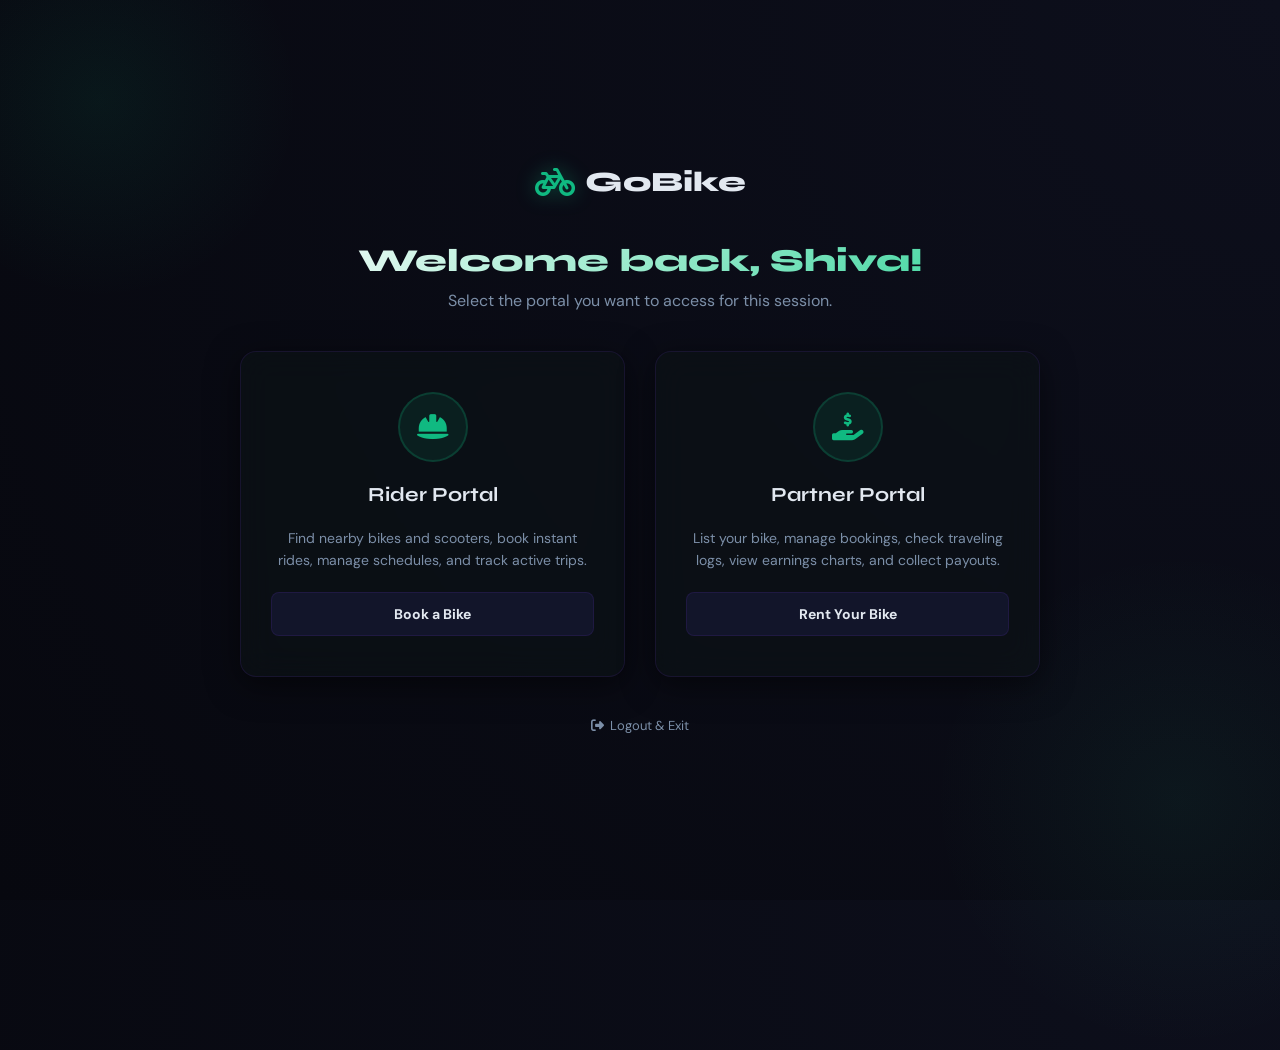
<file: portal-select.html>
<!DOCTYPE html>
<html lang="en">
<head>
    <meta charset="UTF-8">
    <meta name="viewport" content="width=device-width, initial-scale=1.0">
    <title>Select Portal — GoBike</title>
    <link rel="stylesheet" href="https://cdnjs.cloudflare.com/ajax/libs/font-awesome/6.5.0/css/all.min.css">
    <link rel="stylesheet" href="theme.css">
    <style>
        body {
            font-family: var(--ff-body);
            background: radial-gradient(circle at top right, var(--surface), var(--bg));
            color: var(--text);
            display: flex;
            justify-content: center;
            align-items: center;
            min-height: 100vh;
            margin: 0;
            overflow: hidden;
            position: relative;
        }

        body::before {
            content: '';
            position: absolute;
            width: 400px;
            height: 400px;
            background: radial-gradient(circle, rgba(16, 185, 129, 0.08) 0%, transparent 70%);
            top: -100px;
            left: -100px;
            z-index: 0;
        }

        body::after {
            content: '';
            position: absolute;
            width: 500px;
            height: 500px;
            background: radial-gradient(circle, rgba(52, 211, 153, 0.06) 0%, transparent 70%);
            bottom: -150px;
            right: -150px;
            z-index: 0;
        }

        .container {
            position: relative;
            z-index: 10;
            width: 90%;
            max-width: 800px;
            text-align: center;
        }

        .logo-container {
            display: inline-flex;
            align-items: center;
            gap: 10px;
            margin-bottom: 20px;
        }

        .logo-container i {
            color: var(--accent);
            font-size: 32px;
            filter: drop-shadow(0 0 10px rgba(16, 185, 129, 0.4));
        }

        .logo-container h2 {
            font-family: var(--ff-head);
            font-size: 28px;
            font-weight: 800;
            margin: 0;
        }

        h1 {
            font-family: var(--ff-head);
            font-size: 32px;
            font-weight: 800;
            margin-bottom: 10px;
            background: linear-gradient(135deg, #ffffff, var(--accent2));
            -webkit-background-clip: text;
            background-clip: text;
            -webkit-text-fill-color: transparent;
        }

        .subtitle {
            color: var(--muted);
            font-size: 16px;
            margin-bottom: 40px;
        }

        .cards-grid {
            display: grid;
            grid-template-columns: 1fr 1fr;
            gap: 30px;
        }

        @media (max-width: 600px) {
            .cards-grid {
                grid-template-columns: 1fr;
            }
        }

        .portal-card {
            background: rgba(12, 19, 23, 0.6);
            backdrop-filter: blur(16px);
            -webkit-backdrop-filter: blur(16px);
            border: 1px solid var(--border);
            border-radius: var(--radius);
            padding: 40px 30px;
            box-shadow: var(--shadow);
            cursor: pointer;
            transition: all 0.3s cubic-bezier(0.34, 1.56, 0.64, 1);
            display: flex;
            flex-direction: column;
            align-items: center;
            gap: 20px;
        }

        .portal-card:hover {
            transform: translateY(-8px);
            border-color: var(--accent);
            box-shadow: var(--shadow), var(--glow);
        }

        .portal-icon {
            width: 70px;
            height: 70px;
            background: rgba(16, 185, 129, 0.1);
            border: 2px solid rgba(16, 185, 129, 0.2);
            border-radius: 50%;
            display: flex;
            align-items: center;
            justify-content: center;
            font-size: 28px;
            color: var(--accent);
            transition: all 0.3s ease;
        }

        .portal-card:hover .portal-icon {
            background: var(--accent);
            color: var(--bg);
            box-shadow: 0 0 20px rgba(16, 185, 129, 0.4);
            transform: scale(1.1);
        }

        .portal-card h2 {
            font-family: var(--ff-head);
            font-size: 20px;
            font-weight: 700;
            margin: 0;
            color: var(--text);
        }

        .portal-card p {
            font-size: 14px;
            color: var(--muted);
            line-height: 1.6;
            margin: 0;
            text-align: center;
            flex-grow: 1;
        }

        .btn-portal {
            width: 100%;
            padding: 12px;
            border-radius: 8px;
            border: none;
            background: var(--surface2);
            color: var(--text);
            font-family: var(--ff-body);
            font-weight: bold;
            font-size: 14px;
            cursor: pointer;
            transition: all 0.3s ease;
            border: 1px solid var(--border);
        }

        .portal-card:hover .btn-portal {
            background: var(--accent);
            color: var(--bg);
            border-color: var(--accent);
            box-shadow: 0 4px 15px rgba(16, 185, 129, 0.3);
        }

        .logout-link {
            display: inline-flex;
            align-items: center;
            gap: 6px;
            color: var(--muted);
            text-decoration: none;
            font-size: 13px;
            margin-top: 40px;
            transition: color 0.3s;
        }

        .logout-link:hover {
            color: var(--text);
        }
    </style>
</head>
<body>
    <div class="container">
        <div class="logo-container">
            <i class="fa-solid fa-bicycle"></i>
            <h2>GoBike</h2>
        </div>
        <h1 id="welcomeText">Welcome, Shiva!</h1>
        <div class="subtitle">Select the portal you want to access for this session.</div>

        <div class="cards-grid">
            <!-- Rider Card -->
            <div class="portal-card" onclick="enterRiderPortal()">
                <div class="portal-icon">
                    <i class="fa-solid fa-helmet-safety"></i>
                </div>
                <h2>Rider Portal</h2>
                <p>Find nearby bikes and scooters, book instant rides, manage schedules, and track active trips.</p>
                <button class="btn-portal">Book a Bike</button>
            </div>

            <!-- Partner Card -->
            <div class="portal-card" onclick="enterPartnerPortal()">
                <div class="portal-icon">
                    <i class="fa-solid fa-hand-holding-dollar"></i>
                </div>
                <h2>Partner Portal</h2>
                <p>List your bike, manage bookings, check traveling logs, view earnings charts, and collect payouts.</p>
                <button class="btn-portal">Rent Your Bike</button>
            </div>
        </div>

        <a href="Index.html" class="logout-link"><i class="fa-solid fa-right-from-bracket"></i> Logout &amp; Exit</a>
    </div>

    <script src="notifications.js"></script>
    <script>
        document.addEventListener('DOMContentLoaded', () => {
            const currentUser = localStorage.getItem('currentUser') || 'Shiva';
            const welcomeText = document.getElementById('welcomeText');
            if (welcomeText) {
                welcomeText.textContent = `Welcome back, ${currentUser}!`;
            }
        });

        function enterRiderPortal() {
            window.location.href = 'dashboard.html';
        }

        function enterPartnerPortal() {
            const currentUser = localStorage.getItem('currentUser') || 'Shiva';
            const listedBikes = JSON.parse(localStorage.getItem('listedBikes') || '[]');
            
            // Check if user has already listed a bike
            const userBikes = listedBikes.filter(b => b.ownerName === currentUser);
            
            if (userBikes.length > 0) {
                // Take them to owner dashboard directly
                window.location.href = `owner-login.html?bikeId=${userBikes[0].id}`;
            } else {
                // New partner — take them straight to listing form
                window.location.href = 'listbike.html';
            }
        }
    </script>
</body>
</html>
</file>
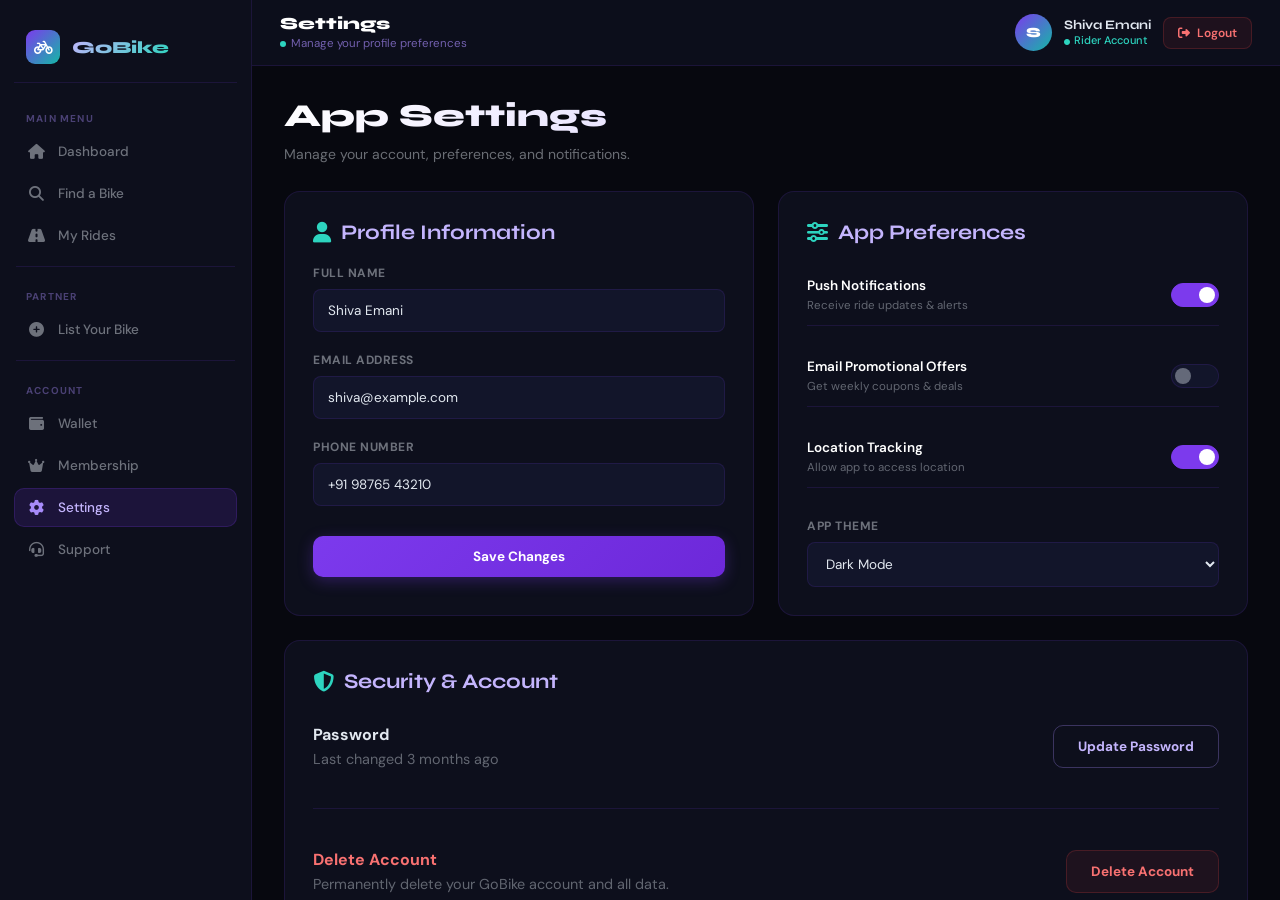
<file: settings.html>
<!DOCTYPE html>
<html lang="en">

<head>
    <meta charset="UTF-8">
    <meta name="viewport" content="width=device-width, initial-scale=1.0">
    <link rel="stylesheet" href="theme.css">
    <link rel="stylesheet" href="https://cdnjs.cloudflare.com/ajax/libs/font-awesome/6.5.0/css/all.min.css">
    <link href="https://fonts.googleapis.com/css2?family=Syne:wght@400;600;700;800&family=DM+Sans:ital,opsz,wght@0,9..40,300;0,9..40,400;0,9..40,500;1,9..40,300&display=swap" rel="stylesheet">
    <title>Settings — GoBike</title>
    <meta name="description" content="Configure your GoBike profile settings, preferences, push notification toggle, email promotional offers, and account security.">
    <style>
        .page-container { overflow: hidden; }

        /* ── CONTENT AREA ── */
        .content-area {
            flex: 1;
            overflow-y: auto;
            padding: 30px 32px;
            display: flex;
            flex-direction: column;
            gap: 28px;
        }

        .content-area::-webkit-scrollbar { width: 5px; }
        .content-area::-webkit-scrollbar-track { background: transparent; }
        .content-area::-webkit-scrollbar-thumb { background: var(--border-v); border-radius: 3px; }

        .settings-header h1 {
            font-family: var(--ff-head);
            font-size: 2rem;
            font-weight: 800;
            margin: 0 0 10px 0;
            background: linear-gradient(135deg, #fff, var(--violet3));
            -webkit-background-clip: text;
            background-clip: text;
            -webkit-text-fill-color: transparent;
        }

        .settings-header p {
            color: rgba(226, 232, 240, 0.45);
            margin: 0;
            font-size: 14px;
        }

        .settings-grid {
            display: grid;
            grid-template-columns: 1fr 1fr;
            gap: 24px;
            width: 100%;
        }

        @media (max-width: 900px) {
            .settings-grid { grid-template-columns: 1fr; }
        }

        .settings-card {
            background: var(--surface);
            border: 1px solid var(--border-v);
            border-radius: var(--radius);
            padding: 28px;
            display: flex;
            flex-direction: column;
            gap: 20px;
            transition: all 0.3s ease;
        }

        .settings-card:hover {
            box-shadow: var(--shadow);
            border-color: var(--border-v2);
        }

        .settings-card h3 {
            margin: 0;
            font-family: var(--ff-head);
            font-size: 1.3rem;
            font-weight: 700;
            display: flex;
            align-items: center;
            gap: 10px;
            color: var(--violet3);
        }

        .settings-card h3 i {
            color: var(--teal2);
        }

        .form-group {
            display: flex;
            flex-direction: column;
            gap: 8px;
        }

        .form-group label {
            font-size: 12px;
            color: rgba(226, 232, 240, 0.45);
            font-weight: 700;
            letter-spacing: 0.5px;
            text-transform: uppercase;
        }

        .form-group input, .form-group select {
            background: var(--surface2);
            border: 1px solid var(--border-v);
            color: var(--text);
            padding: 12px 14px;
            border-radius: 8px;
            font-family: var(--ff-body);
            font-size: 13.5px;
            transition: all 0.3s ease;
            outline: none;
        }

        .form-group input:focus, .form-group select:focus {
            border-color: var(--violet2);
            box-shadow: var(--glow-v);
            background: var(--surface3);
        }

        .toggle-group {
            display: flex;
            justify-content: space-between;
            align-items: center;
            padding: 12px 0;
            border-bottom: 1px solid var(--border-v);
        }

        .toggle-group:last-child {
            border-bottom: none;
        }

        .toggle-info {
            display: flex;
            flex-direction: column;
            gap: 4px;
        }

        .toggle-info span {
            font-weight: 600;
            color: #fff;
            font-size: 13.5px;
        }

        .toggle-info small {
            color: rgba(226, 232, 240, 0.4);
            font-size: 11.5px;
        }

        /* Toggle Switch styling */
        .switch {
            position: relative;
            display: inline-block;
            width: 48px;
            height: 24px;
        }

        .switch input {
            opacity: 0;
            width: 0;
            height: 0;
        }

        .slider {
            position: absolute;
            cursor: pointer;
            top: 0;
            left: 0;
            right: 0;
            bottom: 0;
            background-color: var(--surface2);
            transition: .3s;
            border-radius: 34px;
            border: 1px solid var(--border-v);
        }

        .slider:before {
            position: absolute;
            content: "";
            height: 16px;
            width: 16px;
            left: 3px;
            bottom: 3px;
            background-color: rgba(226, 232, 240, 0.4);
            transition: .3s;
            border-radius: 50%;
        }

        input:checked + .slider {
            background-color: var(--violet);
            border-color: var(--violet);
        }

        input:checked + .slider:before {
            transform: translateX(24px);
            background-color: white;
        }

        .btn {
            background: linear-gradient(135deg, var(--violet), #6d28d9);
            color: white;
            border: none;
            padding: 12px 24px;
            border-radius: 10px;
            font-family: var(--ff-body);
            font-size: 13.5px;
            font-weight: 700;
            cursor: pointer;
            transition: 0.3s ease;
            box-shadow: 0 4px 15px rgba(124, 58, 237, 0.3);
            margin-top: 10px;
            display: inline-flex;
            justify-content: center;
            align-items: center;
        }

        .btn:hover {
            box-shadow: var(--glow-v);
            transform: translateY(-2px);
        }

        .btn-outline {
            background: transparent;
            border: 1px solid var(--border-v2);
            color: var(--violet3);
            box-shadow: none;
            margin-top: 0;
        }

        .btn-outline:hover {
            background: rgba(124, 58, 237, 0.08);
            box-shadow: none;
            border-color: var(--violet3);
            transform: translateY(0);
        }

        .btn-danger {
            background: rgba(239, 68, 68, 0.08);
            color: #f87171;
            border: 1px solid rgba(239, 68, 68, 0.2);
            box-shadow: none;
            margin-top: 0;
        }

        .btn-danger:hover {
            background: rgba(239, 68, 68, 0.15);
            box-shadow: 0 4px 15px rgba(239, 68, 68, 0.2);
        }
    </style>
</head>

<body>
    <div class="page-container">
        <!-- SIDEBAR -->
        <aside class="sidebar">
            <div class="sidebar-brand">
                <div class="sidebar-brand-icon"><i class="fa-solid fa-bicycle"></i></div>
                <a href="dashboard.html" class="sidebar-brand-text">GoBike</a>
            </div>

            <div class="nav-section-label">Main Menu</div>

            <a href="dashboard.html" class="nav-item">
                <i class="fa-solid fa-house"></i><span>Dashboard</span>
            </a>
            <a href="findbike.html" class="nav-item">
                <i class="fa-solid fa-magnifying-glass"></i><span>Find a Bike</span>
            </a>
            <a href="myrides.html" class="nav-item">
                <i class="fa-solid fa-road"></i><span>My Rides</span>
            </a>

            <div class="nav-divider"></div>
            <div class="nav-section-label">Partner</div>

            <a href="listbike.html" class="nav-item">
                <i class="fa-solid fa-circle-plus"></i><span>List Your Bike</span>
            </a>

            <div class="nav-divider"></div>
            <div class="nav-section-label">Account</div>

            <a href="wallet.html" class="nav-item">
                <i class="fa-solid fa-wallet"></i><span>Wallet</span>
            </a>
            <a href="membership.html" class="nav-item">
                <i class="fa-solid fa-crown"></i><span>Membership</span>
            </a>
            <a href="settings.html" class="nav-item active">
                <i class="fa-solid fa-gear"></i><span>Settings</span>
            </a>
            <a href="support.html" class="nav-item">
                <i class="fa-solid fa-headset"></i><span>Support</span>
            </a>
        </aside>

        <!-- MAIN -->
        <div class="main-panel">
            <header class="topbar">
                <div class="topbar-left">
                    <div class="topbar-title" id="welcomeGreeting">App Settings</div>
                    <div class="topbar-sub"><span class="live-dot"></span>Manage your profile preferences</div>
                </div>
                <div class="user-panel">
                    <div class="user-avatar" id="userAvatar">R</div>
                    <div class="user-info">
                        <div class="user-name" id="userName">Rider</div>
                        <div class="user-role"><i class="fa-solid fa-circle" style="font-size:6px;margin-right:4px;"></i>Rider Account</div>
                    </div>
                    <a href="Index.html" class="logout-btn">
                        <i class="fa-solid fa-right-from-bracket"></i> Logout
                    </a>
                </div>
            </header>

            <div class="content-area">
                <div class="settings-header">
                    <h1>App Settings</h1>
                    <p>Manage your account, preferences, and notifications.</p>
                </div>

                <div class="settings-grid">
                    <!-- Profile Information -->
                    <div class="settings-card">
                        <h3><i class="fa-solid fa-user"></i> Profile Information</h3>
                        <div class="form-group">
                            <label>Full Name</label>
                            <input type="text" id="fullName" value="Shiva Emani">
                        </div>
                        <div class="form-group">
                            <label>Email Address</label>
                            <input type="email" id="emailAdd" value="shiva@example.com">
                        </div>
                        <div class="form-group">
                            <label>Phone Number</label>
                            <input type="text" id="phoneNum" value="+91 98765 43210">
                        </div>
                        <button class="btn" onclick="saveProfile()">Save Changes</button>
                    </div>

                    <!-- App Preferences -->
                    <div class="settings-card">
                        <h3><i class="fa-solid fa-sliders"></i> App Preferences</h3>
                        <div class="toggle-group">
                            <div class="toggle-info">
                                <span>Push Notifications</span>
                                <small>Receive ride updates &amp; alerts</small>
                            </div>
                            <label class="switch">
                                <input type="checkbox" id="pushToggle" checked onchange="toggleSetting('Push Notifications')">
                                <span class="slider"></span>
                            </label>
                        </div>
                        <div class="toggle-group">
                            <div class="toggle-info">
                                <span>Email Promotional Offers</span>
                                <small>Get weekly coupons &amp; deals</small>
                            </div>
                            <label class="switch">
                                <input type="checkbox" id="emailToggle" onchange="toggleSetting('Email Offers')">
                                <span class="slider"></span>
                            </label>
                        </div>
                        <div class="toggle-group">
                            <div class="toggle-info">
                                <span>Location Tracking</span>
                                <small>Allow app to access location</small>
                            </div>
                            <label class="switch">
                                <input type="checkbox" id="locToggle" checked onchange="toggleSetting('Location Tracking')">
                                <span class="slider"></span>
                            </label>
                        </div>
                        <div class="form-group" style="margin-top: 10px;">
                            <label>App Theme</label>
                            <select id="themeSelect" onchange="changeTheme()">
                                <option value="dark">Dark Mode</option>
                                <option value="light">Light Mode</option>
                                <option value="system">System Default</option>
                            </select>
                        </div>
                    </div>

                    <!-- Security Settings -->
                    <div class="settings-card" style="grid-column: 1 / -1;">
                        <h3><i class="fa-solid fa-shield-halved"></i> Security &amp; Account</h3>
                        <div style="display: flex; gap: 20px; align-items: center; margin-top: 10px; flex-wrap: wrap;">
                            <div style="flex: 1;">
                                <strong>Password</strong>
                                <p style="color: rgba(226, 232, 240, 0.4); margin: 5px 0 0 0; font-size: 0.9rem;">Last changed 3 months ago</p>
                            </div>
                            <button class="btn btn-outline" onclick="changePassword()">Update Password</button>
                        </div>
                        <hr style="border: none; border-top: 1px solid var(--border-v); margin: 20px 0;">
                        <div style="display: flex; gap: 20px; align-items: center; flex-wrap: wrap;">
                            <div style="flex: 1;">
                                <strong style="color: #f87171;">Delete Account</strong>
                                <p style="color: rgba(226, 232, 240, 0.4); margin: 5px 0 0 0; font-size: 0.9rem;">Permanently delete your GoBike account and all data.</p>
                            </div>
                            <button class="btn btn-danger" onclick="deleteAccount()">Delete Account</button>
                        </div>
                    </div>
                </div>
            </div><!-- end content-area -->
        </div><!-- end main-panel -->
    </div><!-- end page-container -->

    <script src="notifications.js"></script>
    <script>
        document.addEventListener('DOMContentLoaded', () => {
            const currentUser = localStorage.getItem('currentUser') || 'Shiva Emani';

            const greetingEl = document.getElementById('welcomeGreeting');
            if (greetingEl) greetingEl.textContent = `Settings`;

            const userNameEl = document.getElementById('userName');
            if (userNameEl) userNameEl.textContent = currentUser;

            const avatarEl = document.getElementById('userAvatar');
            if (avatarEl && currentUser) avatarEl.textContent = currentUser.charAt(0).toUpperCase();

            // Auto load user info
            const fullNameEl = document.getElementById('fullName');
            if (fullNameEl) fullNameEl.value = currentUser;
        });

        function saveProfile() {
            const name = document.getElementById('fullName').value;
            if(name) {
                localStorage.setItem('currentUser', name);
                alert(`Profile updated successfully! Your name is now ${name}.`);
                location.reload();
            } else {
                alert('Please enter a valid name.');
            }
        }

        function toggleSetting(settingName) {
            const toggleElement = event.target;
            const status = toggleElement.checked ? "enabled" : "disabled";
            console.log(`${settingName} has been ${status}.`);
        }

        function changeTheme() {
            const theme = document.getElementById('themeSelect').value;
            alert(`Theme changed to ${theme}!`);
        }

        function changePassword() {
            const newPass = prompt("Enter your new password:");
            if(newPass) {
                alert("Password updated securely!");
            }
        }

        function deleteAccount() {
            if(confirm("WARNING: Are you absolutely sure you want to delete your account? This action cannot be undone.")) {
                if(prompt("Type 'DELETE' to confirm:") === 'DELETE') {
                    alert("Account deleted. Redirecting to home page...");
                    window.location.href = 'Index.html';
                } else {
                    alert("Account deletion cancelled.");
                }
            }
        }
    </script>
</body>

</html>
</file>
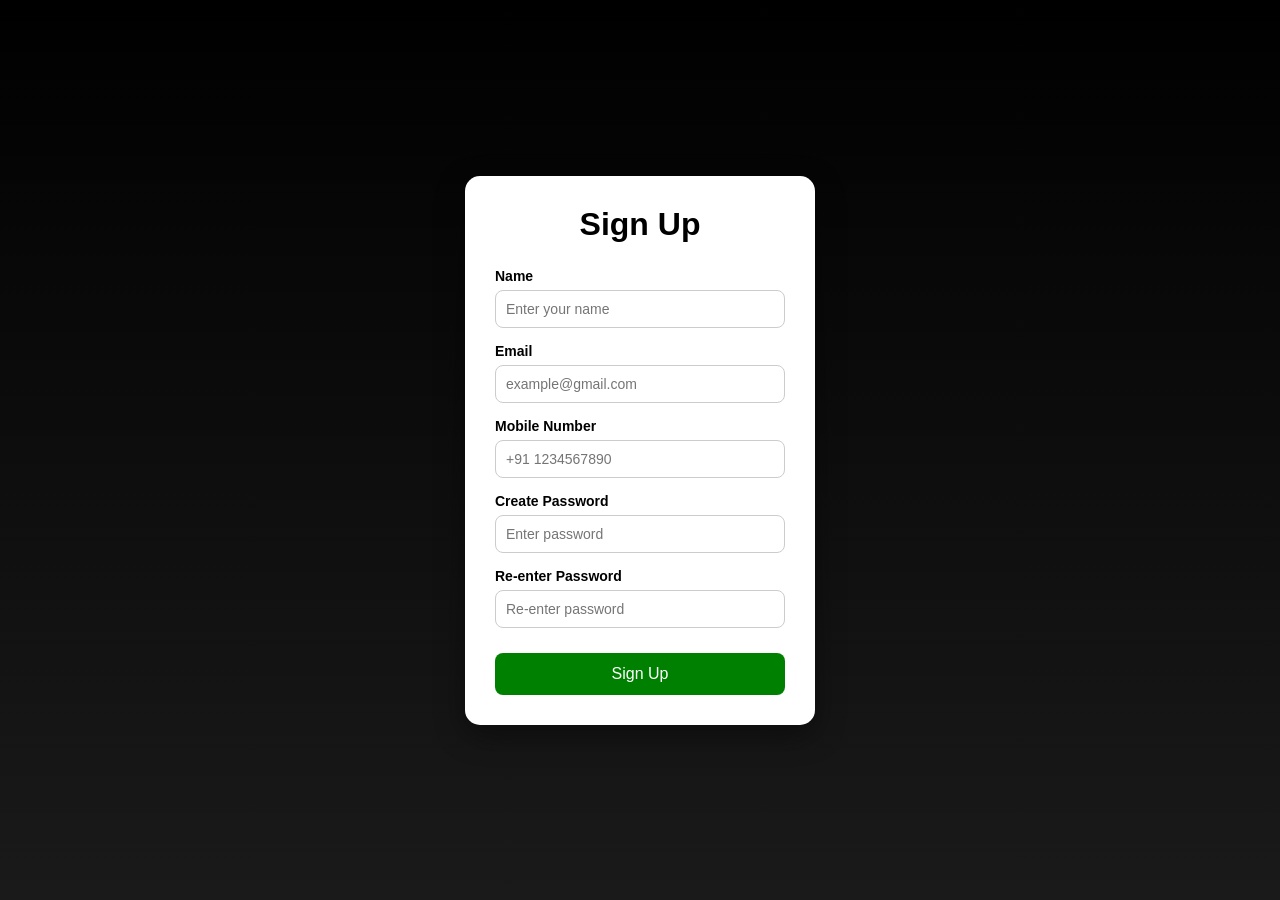
<file: signup.html>
<!DOCTYPE html>
<html lang="en">
<head>
    <meta charset="UTF-8" />
    <meta name="viewport" content="width=device-width, initial-scale=1.0" />
    <title>Signup Page</title>

    <style>
        *{
            margin: 0;
            padding: 0;
            box-sizing: border-box;
        }

        body{
            font-family: Arial, Helvetica, sans-serif;
            background: linear-gradient(to bottom, black, #1a1a1a);
            min-height: 100vh;
            display: flex;
            justify-content: center;
            align-items: center;
        }

        .container{
            background: white;
            color: black;
            width: 350px;
            padding: 30px;
            border-radius: 15px;
            box-shadow: 0 10px 30px rgba(0,0,0,0.4);
        }

        h1{
            text-align: center;
            margin-bottom: 25px;
        }

        form{
            display: flex;
            flex-direction: column;
            gap: 15px;
        }

        .input-group{
            display: flex;
            flex-direction: column;
        }

        label{
            margin-bottom: 6px;
            font-size: 14px;
            font-weight: bold;
        }

        input{
            padding: 10px;
            border: 1px solid #ccc;
            border-radius: 8px;
            outline: none;
            font-size: 14px;
        }

        input:focus{
            border-color: green;
            box-shadow: 0 0 5px rgba(0,128,0,0.4);
        }

        button{
            margin-top: 10px;
            padding: 12px;
            border: none;
            border-radius: 8px;
            background: green;
            color: white;
            font-size: 16px;
            cursor: pointer;
            transition: 0.3s;
        }

        button:hover{
            background: darkgreen;
        }
    </style>
</head>

<body>

    <div class="container">
        <h1>Sign Up</h1>

        <form action="login.html" method="get" autocomplete="on">

            <div class="input-group">
                <label for="name">Name</label>
                <input 
                    type="text" 
                    id="name" 
                    placeholder="Enter your name" 
                    required
                >
            </div>

            <div class="input-group">
                <label for="mail">Email</label>
                <input 
                    type="email" 
                    id="mail" 
                    placeholder="example@gmail.com" 
                    required
                >
            </div>

            <div class="input-group">
                <label for="number">Mobile Number</label>
                <input 
                    type="tel" 
                    id="number" 
                    placeholder="+91 1234567890" 
                    required
                >
            </div>

            <div class="input-group">
                <label for="password1">Create Password</label>
                <input 
                    type="password" 
                    id="password1" 
                    placeholder="Enter password" 
                    required
                >
            </div>

            <div class="input-group">
                <label for="password2">Re-enter Password</label>
                <input 
                    type="password" 
                    id="password2" 
                    placeholder="Re-enter password" 
                    required
                >
            </div>

            <button type="submit">Sign Up</button>

        </form>
    </div>

</body>
</html>
</file>
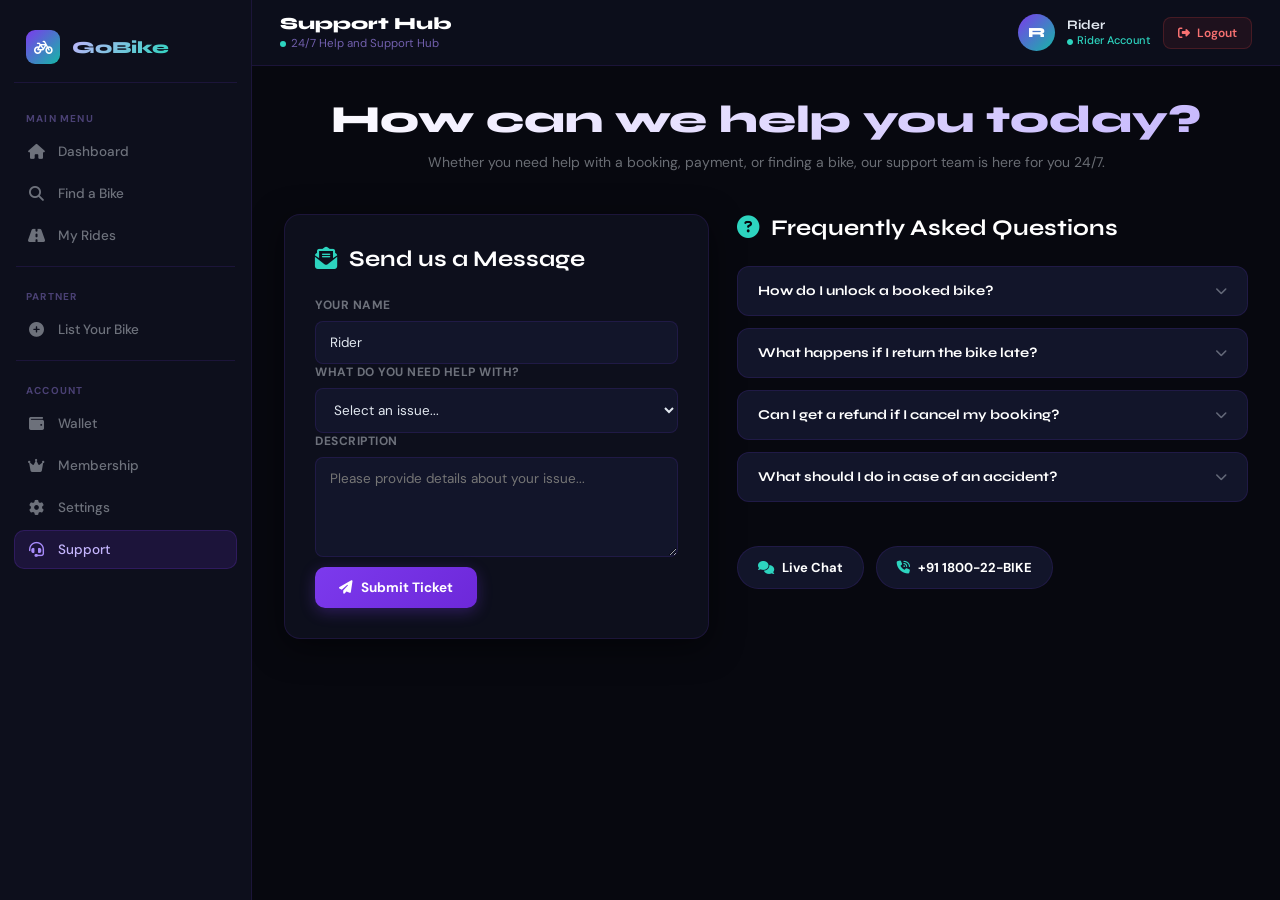
<file: support.html>
<!DOCTYPE html>
<html lang="en">

<head>
    <meta charset="UTF-8">
    <meta name="viewport" content="width=device-width, initial-scale=1.0">
    <link rel="stylesheet" href="theme.css">
    <link rel="stylesheet" href="https://cdnjs.cloudflare.com/ajax/libs/font-awesome/6.5.0/css/all.min.css">
    <link href="https://fonts.googleapis.com/css2?family=Syne:wght@400;600;700;800&family=DM+Sans:ital,opsz,wght@0,9..40,300;0,9..40,400;0,9..40,500;1,9..40,300&display=swap" rel="stylesheet">
    <title>Customer Support — GoBike</title>
    <meta name="description" content="Get help with GoBike payments, active bookings, refunds, or damages. Ask questions, submit ticket requests, or start a live support chat.">
    <style>
        .page-container { overflow: hidden; }

        /* ── CONTENT AREA ── */
        .content-area {
            flex: 1;
            overflow-y: auto;
            padding: 30px 32px;
            display: flex;
            flex-direction: column;
            gap: 28px;
        }

        .content-area::-webkit-scrollbar { width: 5px; }
        .content-area::-webkit-scrollbar-track { background: transparent; }
        .content-area::-webkit-scrollbar-thumb { background: var(--border-v); border-radius: 3px; }

        .support-header {
            text-align: center;
            margin-bottom: 15px;
            width: 100%;
        }

        .support-header h1 {
            font-family: var(--ff-head);
            font-size: 2.4rem;
            font-weight: 800;
            margin: 0 0 10px 0;
            background: linear-gradient(135deg, #ffffff, var(--violet3));
            -webkit-background-clip: text;
            background-clip: text;
            -webkit-text-fill-color: transparent;
        }

        .support-header p {
            color: rgba(226, 232, 240, 0.45);
            font-size: 14px;
            margin: 0;
        }

        .support-grid {
            display: grid;
            grid-template-columns: 1fr 1.2fr;
            gap: 28px;
            width: 100%;
        }

        @media (max-width: 1000px) {
            .support-grid { grid-template-columns: 1fr; }
        }

        .support-card {
            background: var(--surface);
            border: 1px solid var(--border-v);
            border-radius: var(--radius);
            padding: 30px;
            display: flex;
            flex-direction: column;
            gap: 20px;
            box-shadow: var(--shadow);
            transition: all 0.3s ease;
        }

        .support-card:hover {
            border-color: var(--border-v2);
        }

        .support-card h3 {
            margin: 0 0 5px 0;
            font-family: var(--ff-head);
            font-size: 1.4rem;
            font-weight: 700;
            color: #fff;
            display: flex;
            align-items: center;
            gap: 12px;
        }

        .support-card h3 i {
            color: var(--teal2);
        }

        .form-group {
            display: flex;
            flex-direction: column;
            gap: 8px;
        }

        .form-group label {
            font-size: 12px;
            color: rgba(226, 232, 240, 0.45);
            font-weight: 700;
            letter-spacing: 0.5px;
            text-transform: uppercase;
        }

        .form-group input, .form-group select, .form-group textarea {
            background: var(--surface2);
            border: 1px solid var(--border-v);
            color: var(--text);
            padding: 12px 14px;
            border-radius: 8px;
            font-family: var(--ff-body);
            font-size: 13.5px;
            transition: all 0.3s ease;
            outline: none;
            width: 100%;
            box-sizing: border-box;
        }

        .form-group textarea {
            resize: vertical;
            min-height: 100px;
        }

        .form-group input:focus, .form-group select:focus, .form-group textarea:focus {
            border-color: var(--violet2);
            box-shadow: var(--glow-v);
            background: var(--surface3);
        }

        .btn {
            background: linear-gradient(135deg, var(--violet), #6d28d9);
            color: white;
            border: none;
            padding: 12px 24px;
            border-radius: 10px;
            font-family: var(--ff-body);
            font-size: 13.5px;
            font-weight: 700;
            cursor: pointer;
            transition: 0.3s ease;
            box-shadow: 0 4px 15px rgba(124, 58, 237, 0.3);
            margin-top: 10px;
            display: inline-flex;
            justify-content: center;
            align-items: center;
            gap: 8px;
        }

        .btn:hover {
            box-shadow: var(--glow-v);
            transform: translateY(-2px);
        }

        /* FAQ Accordion */
        .faq-list {
            display: flex;
            flex-direction: column;
            gap: 12px;
        }

        .faq-item {
            background: var(--surface2);
            border: 1px solid var(--border-v);
            border-radius: 12px;
            overflow: hidden;
            transition: all 0.3s ease;
        }

        .faq-item:hover {
            border-color: var(--border-v2);
        }

        .faq-question {
            padding: 16px 20px;
            display: flex;
            justify-content: space-between;
            align-items: center;
            cursor: pointer;
            font-weight: 700;
            font-size: 13.5px;
            font-family: var(--ff-head);
            color: #fff;
            user-select: none;
            transition: all 0.2s;
        }

        .faq-question:hover {
            color: var(--violet3);
        }

        .faq-question i {
            transition: transform 0.3s ease;
            color: rgba(226, 232, 240, 0.4);
            font-size: 12px;
        }

        .faq-item.active .faq-question i {
            transform: rotate(180deg);
            color: var(--teal2);
        }

        .faq-answer {
            padding: 0 20px;
            max-height: 0;
            overflow: hidden;
            transition: max-height 0.3s ease, padding 0.3s ease;
            color: rgba(226, 232, 240, 0.5);
            font-size: 12.5px;
            line-height: 1.6;
        }

        .faq-item.active .faq-answer {
            padding: 0 20px 20px 20px;
            max-height: 200px;
        }

        /* Quick contact pills */
        .contact-pills {
            display: flex;
            gap: 12px;
            margin-top: 24px;
            flex-wrap: wrap;
        }

        .contact-pill {
            background: var(--surface2);
            border: 1px solid var(--border-v);
            padding: 12px 20px;
            border-radius: 30px;
            display: inline-flex;
            align-items: center;
            gap: 8px;
            font-weight: 700;
            font-size: 13px;
            color: #fff;
            cursor: pointer;
            transition: all 0.3s ease;
        }

        .contact-pill:hover {
            background: var(--surface3);
            border-color: var(--violet2);
            transform: translateY(-3px);
            box-shadow: var(--glow-v);
        }

        .contact-pill i {
            color: var(--teal2);
            font-size: 13px;
        }
    </style>
</head>

<body>
    <div class="page-container">
        <!-- SIDEBAR -->
        <aside class="sidebar">
            <div class="sidebar-brand">
                <div class="sidebar-brand-icon"><i class="fa-solid fa-bicycle"></i></div>
                <a href="dashboard.html" class="sidebar-brand-text">GoBike</a>
            </div>

            <div class="nav-section-label">Main Menu</div>

            <a href="dashboard.html" class="nav-item">
                <i class="fa-solid fa-house"></i><span>Dashboard</span>
            </a>
            <a href="findbike.html" class="nav-item">
                <i class="fa-solid fa-magnifying-glass"></i><span>Find a Bike</span>
            </a>
            <a href="myrides.html" class="nav-item">
                <i class="fa-solid fa-road"></i><span>My Rides</span>
            </a>

            <div class="nav-divider"></div>
            <div class="nav-section-label">Partner</div>

            <a href="listbike.html" class="nav-item">
                <i class="fa-solid fa-circle-plus"></i><span>List Your Bike</span>
            </a>

            <div class="nav-divider"></div>
            <div class="nav-section-label">Account</div>

            <a href="wallet.html" class="nav-item">
                <i class="fa-solid fa-wallet"></i><span>Wallet</span>
            </a>
            <a href="membership.html" class="nav-item">
                <i class="fa-solid fa-crown"></i><span>Membership</span>
            </a>
            <a href="settings.html" class="nav-item">
                <i class="fa-solid fa-gear"></i><span>Settings</span>
            </a>
            <a href="support.html" class="nav-item active">
                <i class="fa-solid fa-headset"></i><span>Support</span>
            </a>
        </aside>

        <!-- MAIN -->
        <div class="main-panel">
            <header class="topbar">
                <div class="topbar-left">
                    <div class="topbar-title" id="welcomeGreeting">Support</div>
                    <div class="topbar-sub"><span class="live-dot"></span>24/7 Help and Support Hub</div>
                </div>
                <div class="user-panel">
                    <div class="user-avatar" id="userAvatar">R</div>
                    <div class="user-info">
                        <div class="user-name" id="userName">Rider</div>
                        <div class="user-role"><i class="fa-solid fa-circle" style="font-size:6px;margin-right:4px;"></i>Rider Account</div>
                    </div>
                    <a href="Index.html" class="logout-btn">
                        <i class="fa-solid fa-right-from-bracket"></i> Logout
                    </a>
                </div>
            </header>

            <div class="content-area">
                <div class="support-header">
                    <h1>How can we help you today?</h1>
                    <p>Whether you need help with a booking, payment, or finding a bike, our support team is here for you 24/7.</p>
                </div>

                <div class="support-grid">
                    <!-- Left: Contact Form -->
                    <div class="support-card">
                        <h3><i class="fa-solid fa-envelope-open-text"></i> Send us a Message</h3>
                        <form id="supportForm" onsubmit="submitForm(event)">
                            <div class="form-group">
                                <label>Your Name</label>
                                <input type="text" id="custName" value="Shiva Emani" required>
                            </div>
                            <div class="form-group">
                                <label>What do you need help with?</label>
                                <select id="issueType" required>
                                    <option value="" disabled selected>Select an issue...</option>
                                    <option value="payment">Payment &amp; Refunds</option>
                                    <option value="booking">Active Booking Issue</option>
                                    <option value="bike">Bike Condition/Damage</option>
                                    <option value="account">Account &amp; Settings</option>
                                    <option value="other">Other Inquiry</option>
                                </select>
                            </div>
                            <div class="form-group">
                                <label>Description</label>
                                <textarea id="issueDesc" placeholder="Please provide details about your issue..." required></textarea>
                            </div>
                            <button type="submit" class="btn"><i class="fa-solid fa-paper-plane"></i> Submit Ticket</button>
                        </form>
                    </div>

                    <!-- Right: FAQs and Quick Contact -->
                    <div class="support-card" style="background: transparent; border: none; box-shadow: none; padding: 0;">
                        <h3><i class="fa-solid fa-circle-question"></i> Frequently Asked Questions</h3>
                        
                        <div class="faq-list">
                            <div class="faq-item" onclick="toggleFaq(this)">
                                <div class="faq-question">
                                    How do I unlock a booked bike?
                                    <i class="fa-solid fa-chevron-down"></i>
                                </div>
                                <div class="faq-answer">
                                    Once you've reached the bike's location, open the GoBike app and click on "Active Rides". Tap the "Unlock" button to scan the QR code on the bike. The bike will unlock automatically.
                                </div>
                            </div>

                            <div class="faq-item" onclick="toggleFaq(this)">
                                <div class="faq-question">
                                    What happens if I return the bike late?
                                    <i class="fa-solid fa-chevron-down"></i>
                                </div>
                                <div class="faq-answer">
                                    Late returns are subject to additional charges based on your membership tier. We charge a standard penalty of ₹50 per hour of delay. Please try to modify your booking in advance if you need more time.
                                </div>
                            </div>

                            <div class="faq-item" onclick="toggleFaq(this)">
                                <div class="faq-question">
                                    Can I get a refund if I cancel my booking?
                                    <i class="fa-solid fa-chevron-down"></i>
                                </div>
                                <div class="faq-answer">
                                    Yes! Cancellations made 24 hours prior to the pickup time receive a 100% refund. Cancellations made within 24 hours may incur a small deduction. Refunds are credited to your wallet instantly.
                                </div>
                            </div>
                            
                            <div class="faq-item" onclick="toggleFaq(this)">
                                <div class="faq-question">
                                    What should I do in case of an accident?
                                    <i class="fa-solid fa-chevron-down"></i>
                                </div>
                                <div class="faq-answer">
                                    Your safety is our priority. Please ensure you are safe and call emergency services if needed. Then, tap the "Emergency SOS" button in your active ride screen or call our 24/7 hotline immediately.
                                </div>
                            </div>
                        </div>

                        <div class="contact-pills">
                            <div class="contact-pill" onclick="startLiveChat()">
                                <i class="fa-solid fa-comments"></i> Live Chat
                            </div>
                            <div class="contact-pill" onclick="callHotline()">
                                <i class="fa-solid fa-phone-volume"></i> +91 1800-22-BIKE
                            </div>
                        </div>
                    </div>
                </div>
            </div><!-- end content-area -->
        </div><!-- end main-panel -->
    </div><!-- end page-container -->

    <script src="notifications.js"></script>
    <script>
        document.addEventListener('DOMContentLoaded', () => {
            const currentUser = localStorage.getItem('currentUser') || 'Rider';

            const greetingEl = document.getElementById('welcomeGreeting');
            if (greetingEl) greetingEl.textContent = `Support Hub`;

            const userNameEl = document.getElementById('userName');
            if (userNameEl) userNameEl.textContent = currentUser;

            const avatarEl = document.getElementById('userAvatar');
            if (avatarEl && currentUser) avatarEl.textContent = currentUser.charAt(0).toUpperCase();

            // Auto load customer name
            const custNameEl = document.getElementById('custName');
            if (custNameEl) custNameEl.value = currentUser;
        });

        function submitForm(e) {
            e.preventDefault();
            const issueType = document.getElementById('issueType');
            const desc = document.getElementById('issueDesc');

            if (issueType.value && desc.value) {
                alert(`Thank you! Your support ticket regarding '${issueType.options[issueType.selectedIndex].text}' has been submitted successfully. Our team will contact you within 2 hours.`);
                document.getElementById('supportForm').reset();
                const currentUser = localStorage.getItem('currentUser') || 'Rider';
                document.getElementById('custName').value = currentUser; 
            } else {
                alert("Please fill out all required fields.");
            }
        }

        function toggleFaq(element) {
            const allItems = document.querySelectorAll('.faq-item');
            allItems.forEach(item => {
                if(item !== element) {
                    item.classList.remove('active');
                }
            });
            element.classList.toggle('active');
        }

        function startLiveChat() {
            alert("Connecting to a live support agent... Please wait a moment.");
        }

        function callHotline() {
            alert("Opening dialer to call GoBike Support Hotline at +91 1800-22-BIKE");
        }
    </script>
</body>

</html>
</file>
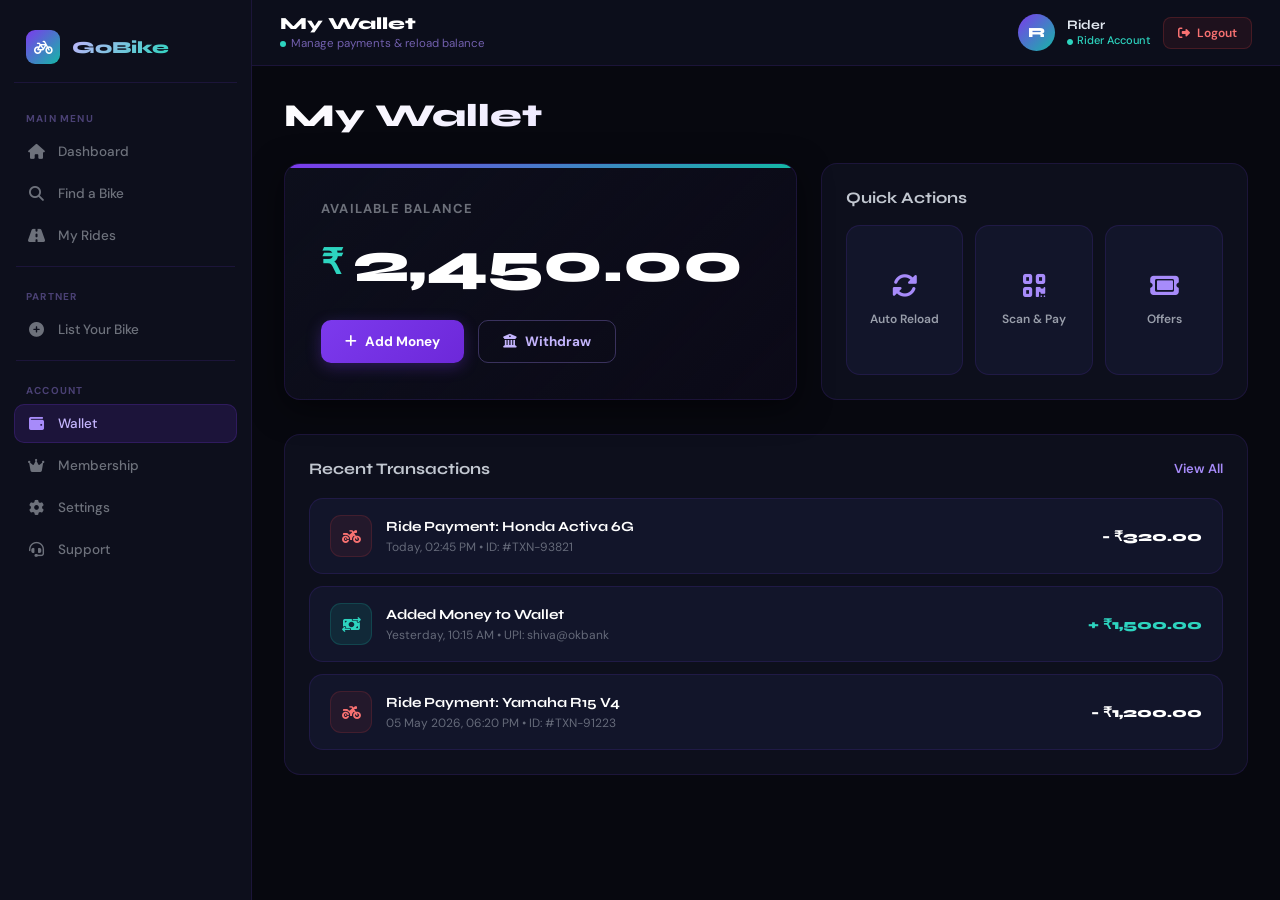
<file: wallet.html>
<!DOCTYPE html>
<html lang="en">

<head>
    <meta charset="UTF-8">
    <meta name="viewport" content="width=device-width, initial-scale=1.0">
    <link rel="stylesheet" href="theme.css">
    <link rel="stylesheet" href="https://cdnjs.cloudflare.com/ajax/libs/font-awesome/6.5.0/css/all.min.css">
    <link href="https://fonts.googleapis.com/css2?family=Syne:wght@400;600;700;800&family=DM+Sans:ital,opsz,wght@0,9..40,300;0,9..40,400;0,9..40,500;1,9..40,300&display=swap" rel="stylesheet">
    <title>My Wallet — GoBike</title>
    <meta name="description" content="View available balance, transaction history, auto reload settings, and payment details in your GoBike digital wallet.">
    <style>
        .page-container { overflow: hidden; }

        /* ── CONTENT AREA ── */
        .content-area {
            flex: 1;
            overflow-y: auto;
            padding: 30px 32px;
            display: flex;
            flex-direction: column;
            gap: 28px;
        }

        .content-area::-webkit-scrollbar { width: 5px; }
        .content-area::-webkit-scrollbar-track { background: transparent; }
        .content-area::-webkit-scrollbar-thumb { background: var(--border-v); border-radius: 3px; }

        .wallet-header h1 {
            font-family: var(--ff-head);
            font-size: 2rem;
            font-weight: 800;
            margin: 0;
            background: linear-gradient(135deg, #fff, var(--violet3));
            -webkit-background-clip: text;
            background-clip: text;
            -webkit-text-fill-color: transparent;
        }

        .wallet-card-container {
            display: grid;
            grid-template-columns: 1.2fr 1fr;
            gap: 24px;
        }

        @media (max-width: 1024px) {
            .wallet-card-container { grid-template-columns: 1fr; }
        }

        .balance-card {
            background: linear-gradient(135deg, var(--surface), rgba(124, 58, 237, 0.04));
            border: 1px solid var(--border-v);
            border-radius: var(--radius);
            padding: 36px;
            position: relative;
            overflow: hidden;
            box-shadow: var(--shadow);
            transition: all 0.3s ease;
        }

        .balance-card:hover {
            transform: translateY(-4px);
            border-color: var(--border-v2);
            box-shadow: var(--glow-v);
        }

        .balance-card::before {
            content: '';
            position: absolute;
            top: 0;
            left: 0;
            width: 100%;
            height: 4px;
            background: linear-gradient(90deg, var(--violet), var(--teal));
        }

        .balance-label {
            color: rgba(226, 232, 240, 0.45);
            font-size: 13px;
            margin-bottom: 12px;
            text-transform: uppercase;
            letter-spacing: 1.2px;
            font-weight: 700;
        }

        .balance-amount {
            font-family: var(--ff-head);
            font-size: 3.5rem;
            margin: 0 0 24px 0;
            color: #fff;
            display: flex;
            align-items: center;
            gap: 10px;
            font-weight: 800;
        }

        .balance-amount span {
            font-size: 2.2rem;
            color: var(--teal2);
        }

        .wallet-actions {
            display: flex;
            gap: 14px;
        }

        .btn {
            background: linear-gradient(135deg, var(--violet), #6d28d9);
            color: white;
            border: none;
            padding: 12px 24px;
            border-radius: 10px;
            font-family: var(--ff-body);
            font-size: 13.5px;
            font-weight: 700;
            cursor: pointer;
            transition: 0.3s ease;
            display: inline-flex;
            align-items: center;
            gap: 8px;
            box-shadow: 0 4px 15px rgba(124, 58, 237, 0.3);
            text-decoration: none;
        }

        .btn:hover {
            transform: translateY(-2px);
            box-shadow: 0 6px 20px rgba(124, 58, 237, 0.45);
        }

        .btn-outline {
            background: transparent;
            border: 1px solid var(--border-v2);
            color: var(--violet3);
            box-shadow: none;
        }

        .btn-outline:hover {
            background: rgba(124, 58, 237, 0.08);
            box-shadow: none;
        }

        .quick-actions {
            background: var(--surface);
            border: 1px solid var(--border-v);
            border-radius: var(--radius);
            padding: 24px;
            display: flex;
            flex-direction: column;
            gap: 18px;
        }

        .quick-actions h3 {
            margin: 0;
            font-family: var(--ff-head);
            font-size: 16px;
            font-weight: 700;
            color: rgba(226, 232, 240, 0.85);
        }

        .action-grid {
            display: grid;
            grid-template-columns: repeat(3, 1fr);
            gap: 12px;
            flex: 1;
        }

        .action-item {
            background: var(--surface2);
            border: 1px solid var(--border-v);
            border-radius: 14px;
            display: flex;
            flex-direction: column;
            align-items: center;
            justify-content: center;
            gap: 12px;
            cursor: pointer;
            transition: all 0.3s ease;
            padding: 16px;
            text-align: center;
        }

        .action-item i {
            font-size: 1.6rem;
            color: var(--violet2);
            transition: 0.3s ease;
        }

        .action-item span {
            font-size: 12px;
            font-weight: 600;
            color: rgba(226, 232, 240, 0.65);
        }

        .action-item:hover {
            background: var(--surface3);
            border-color: var(--border-v2);
            transform: translateY(-3px);
            box-shadow: var(--glow-v);
        }

        .action-item:hover i {
            color: var(--teal2);
            transform: scale(1.08);
        }

        .transactions-section {
            background: var(--surface);
            border: 1px solid var(--border-v);
            border-radius: var(--radius);
            padding: 24px;
            margin-top: 6px;
        }

        .transactions-header {
            display: flex;
            justify-content: space-between;
            align-items: center;
            margin-bottom: 20px;
        }

        .transactions-header h3 {
            margin: 0;
            font-family: var(--ff-head);
            font-size: 16px;
            font-weight: 700;
            color: rgba(226, 232, 240, 0.85);
        }

        .transaction-list {
            display: flex;
            flex-direction: column;
            gap: 12px;
        }

        .transaction-item {
            display: flex;
            align-items: center;
            justify-content: space-between;
            padding: 16px 20px;
            background: var(--surface2);
            border-radius: 14px;
            border: 1px solid var(--border-v);
            transition: all 0.2s ease;
        }

        .transaction-item:hover {
            border-color: var(--border-v2);
            transform: translateX(4px);
        }

        .tx-info {
            display: flex;
            align-items: center;
            gap: 14px;
        }

        .tx-icon {
            width: 42px;
            height: 42px;
            border-radius: 11px;
            display: flex;
            align-items: center;
            justify-content: center;
            font-size: 15px;
            border: 1px solid var(--border-v);
        }

        .tx-icon.credit {
            background: rgba(20, 184, 166, 0.12);
            color: var(--teal2);
            border-color: rgba(20, 184, 166, 0.2);
        }

        .tx-icon.debit {
            background: rgba(239, 68, 68, 0.08);
            color: #f87171;
            border-color: rgba(239, 68, 68, 0.15);
        }

        .tx-meta h4 {
            margin: 0 0 4px 0;
            font-family: var(--ff-head);
            font-size: 14px;
            font-weight: 700;
            color: #fff;
        }

        .tx-meta p {
            margin: 0;
            color: rgba(226, 232, 240, 0.4);
            font-size: 12px;
        }

        .tx-amount {
            text-align: right;
            font-family: var(--ff-head);
            font-size: 14px;
            font-weight: 800;
        }

        .tx-amount.credit {
            color: var(--teal2);
        }

        .tx-amount.debit {
            color: #fff;
        }
    </style>
</head>

<body>
    <div class="page-container">
        <!-- SIDEBAR -->
        <aside class="sidebar">
            <div class="sidebar-brand">
                <div class="sidebar-brand-icon"><i class="fa-solid fa-bicycle"></i></div>
                <a href="dashboard.html" class="sidebar-brand-text">GoBike</a>
            </div>

            <div class="nav-section-label">Main Menu</div>

            <a href="dashboard.html" class="nav-item">
                <i class="fa-solid fa-house"></i><span>Dashboard</span>
            </a>
            <a href="findbike.html" class="nav-item">
                <i class="fa-solid fa-magnifying-glass"></i><span>Find a Bike</span>
            </a>
            <a href="myrides.html" class="nav-item">
                <i class="fa-solid fa-road"></i><span>My Rides</span>
            </a>

            <div class="nav-divider"></div>
            <div class="nav-section-label">Partner</div>

            <a href="listbike.html" class="nav-item">
                <i class="fa-solid fa-circle-plus"></i><span>List Your Bike</span>
            </a>

            <div class="nav-divider"></div>
            <div class="nav-section-label">Account</div>

            <a href="wallet.html" class="nav-item active">
                <i class="fa-solid fa-wallet"></i><span>Wallet</span>
            </a>
            <a href="membership.html" class="nav-item">
                <i class="fa-solid fa-crown"></i><span>Membership</span>
            </a>
            <a href="settings.html" class="nav-item">
                <i class="fa-solid fa-gear"></i><span>Settings</span>
            </a>
            <a href="support.html" class="nav-item">
                <i class="fa-solid fa-headset"></i><span>Support</span>
            </a>
        </aside>

        <!-- MAIN -->
        <div class="main-panel">
            <header class="topbar">
                <div class="topbar-left">
                    <div class="topbar-title" id="welcomeGreeting">My Wallet</div>
                    <div class="topbar-sub"><span class="live-dot"></span>Manage payments &amp; reload balance</div>
                </div>
                <div class="user-panel">
                    <div class="user-avatar" id="userAvatar">R</div>
                    <div class="user-info">
                        <div class="user-name" id="userName">Rider</div>
                        <div class="user-role"><i class="fa-solid fa-circle" style="font-size:6px;margin-right:4px;"></i>Rider Account</div>
                    </div>
                    <a href="Index.html" class="logout-btn">
                        <i class="fa-solid fa-right-from-bracket"></i> Logout
                    </a>
                </div>
            </header>

            <div class="content-area">
                <div class="wallet-header">
                    <h1>My Wallet</h1>
                </div>

                <div class="wallet-card-container">
                    <!-- balance card -->
                    <div class="balance-card">
                        <div class="balance-label">Available Balance</div>
                        <div class="balance-amount">
                            <span>₹</span> 2,450.00
                        </div>
                        <div class="wallet-actions">
                            <button class="btn" onclick="alert('Add Money Dialog')"><i class="fa-solid fa-plus"></i> Add Money</button>
                            <button class="btn btn-outline" onclick="alert('Withdraw Dialog')"><i class="fa-solid fa-building-columns"></i> Withdraw</button>
                        </div>
                    </div>

                    <!-- quick actions -->
                    <div class="quick-actions">
                        <h3>Quick Actions</h3>
                        <div class="action-grid">
                            <div class="action-item" onclick="alert('Auto Reload Settings')">
                                <i class="fa-solid fa-rotate"></i>
                                <span>Auto Reload</span>
                            </div>
                            <div class="action-item" onclick="alert('Scan to Pay')">
                                <i class="fa-solid fa-qrcode"></i>
                                <span>Scan &amp; Pay</span>
                            </div>
                            <div class="action-item" onclick="alert('Coupons &amp; Offers')">
                                <i class="fa-solid fa-ticket"></i>
                                <span>Offers</span>
                            </div>
                        </div>
                    </div>
                </div>

                <!-- transactions -->
                <div class="transactions-section">
                    <div class="transactions-header">
                        <h3>Recent Transactions</h3>
                        <a href="#" style="color: var(--violet2); text-decoration: none; font-size: 13px; font-weight: 600;">View All</a>
                    </div>

                    <div class="transaction-list">
                        <div class="transaction-item">
                            <div class="tx-info">
                                <div class="tx-icon debit">
                                    <i class="fa-solid fa-motorcycle"></i>
                                </div>
                                <div class="tx-meta">
                                    <h4>Ride Payment: Honda Activa 6G</h4>
                                    <p>Today, 02:45 PM • ID: #TXN-93821</p>
                                </div>
                            </div>
                            <div class="tx-amount debit">- ₹320.00</div>
                        </div>

                        <div class="transaction-item">
                            <div class="tx-info">
                                <div class="tx-icon credit">
                                    <i class="fa-solid fa-money-bill-transfer"></i>
                                </div>
                                <div class="tx-meta">
                                    <h4>Added Money to Wallet</h4>
                                    <p>Yesterday, 10:15 AM • UPI: shiva@okbank</p>
                                </div>
                            </div>
                            <div class="tx-amount credit">+ ₹1,500.00</div>
                        </div>

                        <div class="transaction-item">
                            <div class="tx-info">
                                <div class="tx-icon debit">
                                    <i class="fa-solid fa-motorcycle"></i>
                                </div>
                                <div class="tx-meta">
                                    <h4>Ride Payment: Yamaha R15 V4</h4>
                                    <p>05 May 2026, 06:20 PM • ID: #TXN-91223</p>
                                </div>
                            </div>
                            <div class="tx-amount debit">- ₹1,200.00</div>
                        </div>
                    </div>
                </div>
            </div><!-- end content-area -->
        </div><!-- end main-panel -->
    </div><!-- end page-container -->

    <script src="notifications.js"></script>
    <script>
        document.addEventListener('DOMContentLoaded', () => {
            const currentUser = localStorage.getItem('currentUser') || 'Rider';

            const greetingEl = document.getElementById('welcomeGreeting');
            if (greetingEl) greetingEl.textContent = `My Wallet`;

            const userNameEl = document.getElementById('userName');
            if (userNameEl) userNameEl.textContent = currentUser;

            const avatarEl = document.getElementById('userAvatar');
            if (avatarEl && currentUser) avatarEl.textContent = currentUser.charAt(0).toUpperCase();
        });
    </script>
</body>

</html>
</file>
<file: theme.css>
@import url('https://cdnjs.cloudflare.com/ajax/libs/font-awesome/6.5.0/css/all.min.css');
@import url('https://fonts.googleapis.com/css2?family=Syne:wght@400;600;700;800&family=DM+Sans:ital,opsz,wght@0,9..40,300;0,9..40,400;0,9..40,500;1,9..40,300&display=swap');

:root {
    /* ── Legacy green palette (kept for findbike / listbike etc.) ── */
    --bg: #07080f;
    --surface: #0d0f1c;
    --surface2: #12152a;
    --surface3: #191d36;

    --accent: #10b981;
    --accent2: #34d399;
    --accent-glow: rgba(16, 185, 129, 0.15);

    --green: #10b981;
    --red: #ef4444;
    --amber: #f59e0b;

    --text: #e2e8f0;
    --muted: #7c8fa8;

    --border: rgba(124, 58, 237, 0.12);
    --border-hover: rgba(167, 139, 250, 0.3);
    --radius: 16px;
    --shadow: 0 8px 32px rgba(0, 0, 0, 0.5);
    --glow: 0 0 40px rgba(124, 58, 237, 0.2);
    --header-h: 130px;

    --ff-head: 'Syne', sans-serif;
    --ff-body: 'DM Sans', sans-serif;

    /* ── New violet / teal accent system ── */
    --violet:    #7c3aed;
    --violet2:   #a78bfa;
    --violet3:   #c4b5fd;
    --teal:      #14b8a6;
    --teal2:     #2dd4bf;
    --border-v:  rgba(124, 58, 237, 0.14);
    --border-v2: rgba(167, 139, 250, 0.30);
    --glow-v:    0 0 40px rgba(124, 58, 237, 0.22);
}

/* ═══════════════════════════════════════════
   SHARED SIDEBAR + TOPBAR + USER-PANEL STYLES
   (used by dashboard, myrides, owner-dashboard, bike-details)
   ═══════════════════════════════════════════ */

* { box-sizing: border-box; }

body {
    font-family: var(--ff-body);
    background: var(--bg);
    color: var(--text);
    margin: 0;
    padding: 0;
}

.page-container {
    display: flex;
    height: 100vh;
    overflow: hidden;
}

/* ── SIDEBAR ── */
.sidebar {
    width: 252px;
    height: 100vh;
    display: flex;
    flex-direction: column;
    background: var(--surface);
    border-right: 1px solid var(--border-v);
    padding: 22px 14px;
    gap: 3px;
    overflow-y: auto;
    flex-shrink: 0;
}

.sidebar-brand {
    display: flex;
    align-items: center;
    gap: 12px;
    padding: 8px 12px 18px;
    margin-bottom: 14px;
    border-bottom: 1px solid var(--border-v);
}

.sidebar-brand-icon {
    width: 34px;
    height: 34px;
    background: linear-gradient(135deg, var(--violet), var(--teal));
    border-radius: 9px;
    display: flex;
    align-items: center;
    justify-content: center;
    font-size: 15px;
    color: #fff;
    flex-shrink: 0;
}

.sidebar-brand-text {
    font-family: var(--ff-head);
    font-size: 17px;
    font-weight: 800;
    background: linear-gradient(135deg, var(--violet3), var(--teal2));
    -webkit-background-clip: text;
    background-clip: text;
    -webkit-text-fill-color: transparent;
    text-decoration: none;
}

.nav-section-label {
    font-size: 10px;
    font-weight: 700;
    text-transform: uppercase;
    letter-spacing: 1.2px;
    color: rgba(167,139,250,0.4);
    padding: 12px 12px 4px;
}

.nav-item {
    display: flex;
    align-items: center;
    gap: 13px;
    padding: 10px 12px;
    border-radius: 10px;
    transition: all 0.2s ease;
    cursor: pointer;
    text-decoration: none;
    color: rgba(226,232,240,0.45);
    border: 1px solid transparent;
}

.nav-item:hover {
    background: var(--surface3);
    color: #e2e8f0;
}

.nav-item.active {
    background: rgba(124, 58, 237, 0.14);
    color: var(--violet3);
    border-color: rgba(124,58,237,0.2);
}

.nav-item i {
    font-size: 15px;
    width: 18px;
    text-align: center;
    color: inherit;
    flex-shrink: 0;
}

.nav-item:hover i  { color: var(--violet2); }
.nav-item.active i { color: var(--violet2); }

.nav-item span {
    font-size: 13.5px;
    font-weight: 500;
    white-space: nowrap;
}

.nav-item.danger       { color: rgba(248,113,113,0.6); }
.nav-item.danger:hover { color: #f87171; background: rgba(239,68,68,0.08); }
.nav-item.danger i     { color: inherit; }

.nav-divider {
    height: 1px;
    background: var(--border-v);
    margin: 8px 2px;
}

.nav-spacer { flex: 1; min-height: 12px; }

/* ── MAIN PANEL ── */
.main-panel {
    flex: 1;
    display: flex;
    flex-direction: column;
    overflow: hidden;
    background: var(--bg);
}

/* ── TOPBAR ── */
.topbar {
    height: 66px;
    background: rgba(13,15,28,0.97);
    border-bottom: 1px solid var(--border-v);
    padding: 0 28px;
    display: flex;
    justify-content: space-between;
    align-items: center;
    flex-shrink: 0;
}

.topbar-left { display: flex; flex-direction: column; }

.topbar-title {
    font-family: var(--ff-head);
    font-size: 17px;
    font-weight: 800;
    color: #fff;
    line-height: 1.2;
}

.topbar-sub {
    font-size: 11.5px;
    color: rgba(167,139,250,0.65);
    margin-top: 1px;
}

/* ── USER PANEL ── */
.user-panel {
    display: flex;
    align-items: center;
    gap: 12px;
}

.user-avatar {
    width: 37px;
    height: 37px;
    border-radius: 50%;
    background: linear-gradient(135deg, var(--violet), var(--teal));
    display: flex;
    align-items: center;
    justify-content: center;
    font-size: 14px;
    color: #fff;
    font-family: var(--ff-head);
    font-weight: 800;
    flex-shrink: 0;
}

.user-info { display: flex; flex-direction: column; }

.user-name {
    font-family: var(--ff-head);
    font-size: 13px;
    font-weight: 700;
    color: #e2e8f0;
    line-height: 1.2;
}

.user-role {
    font-size: 11px;
    color: var(--teal2);
    font-weight: 500;
}

.logout-btn {
    display: inline-flex;
    align-items: center;
    gap: 7px;
    padding: 7px 14px;
    background: rgba(239,68,68,0.08);
    border: 1px solid rgba(239,68,68,0.2);
    border-radius: 8px;
    color: #f87171;
    font-size: 12px;
    font-family: var(--ff-body);
    font-weight: 600;
    cursor: pointer;
    text-decoration: none;
    transition: all 0.2s ease;
}

.logout-btn:hover {
    background: rgba(239,68,68,0.15);
    transform: translateY(-1px);
}

/* pulse dot */
@keyframes pulse-dot {
    0%,100% { opacity:1; transform:scale(1); }
    50%      { opacity:0.5; transform:scale(0.85); }
}

.live-dot {
    display: inline-block;
    width: 6px;
    height: 6px;
    border-radius: 50%;
    background: var(--teal2);
    animation: pulse-dot 2s infinite;
    margin-right: 5px;
    vertical-align: middle;
}
</file>
